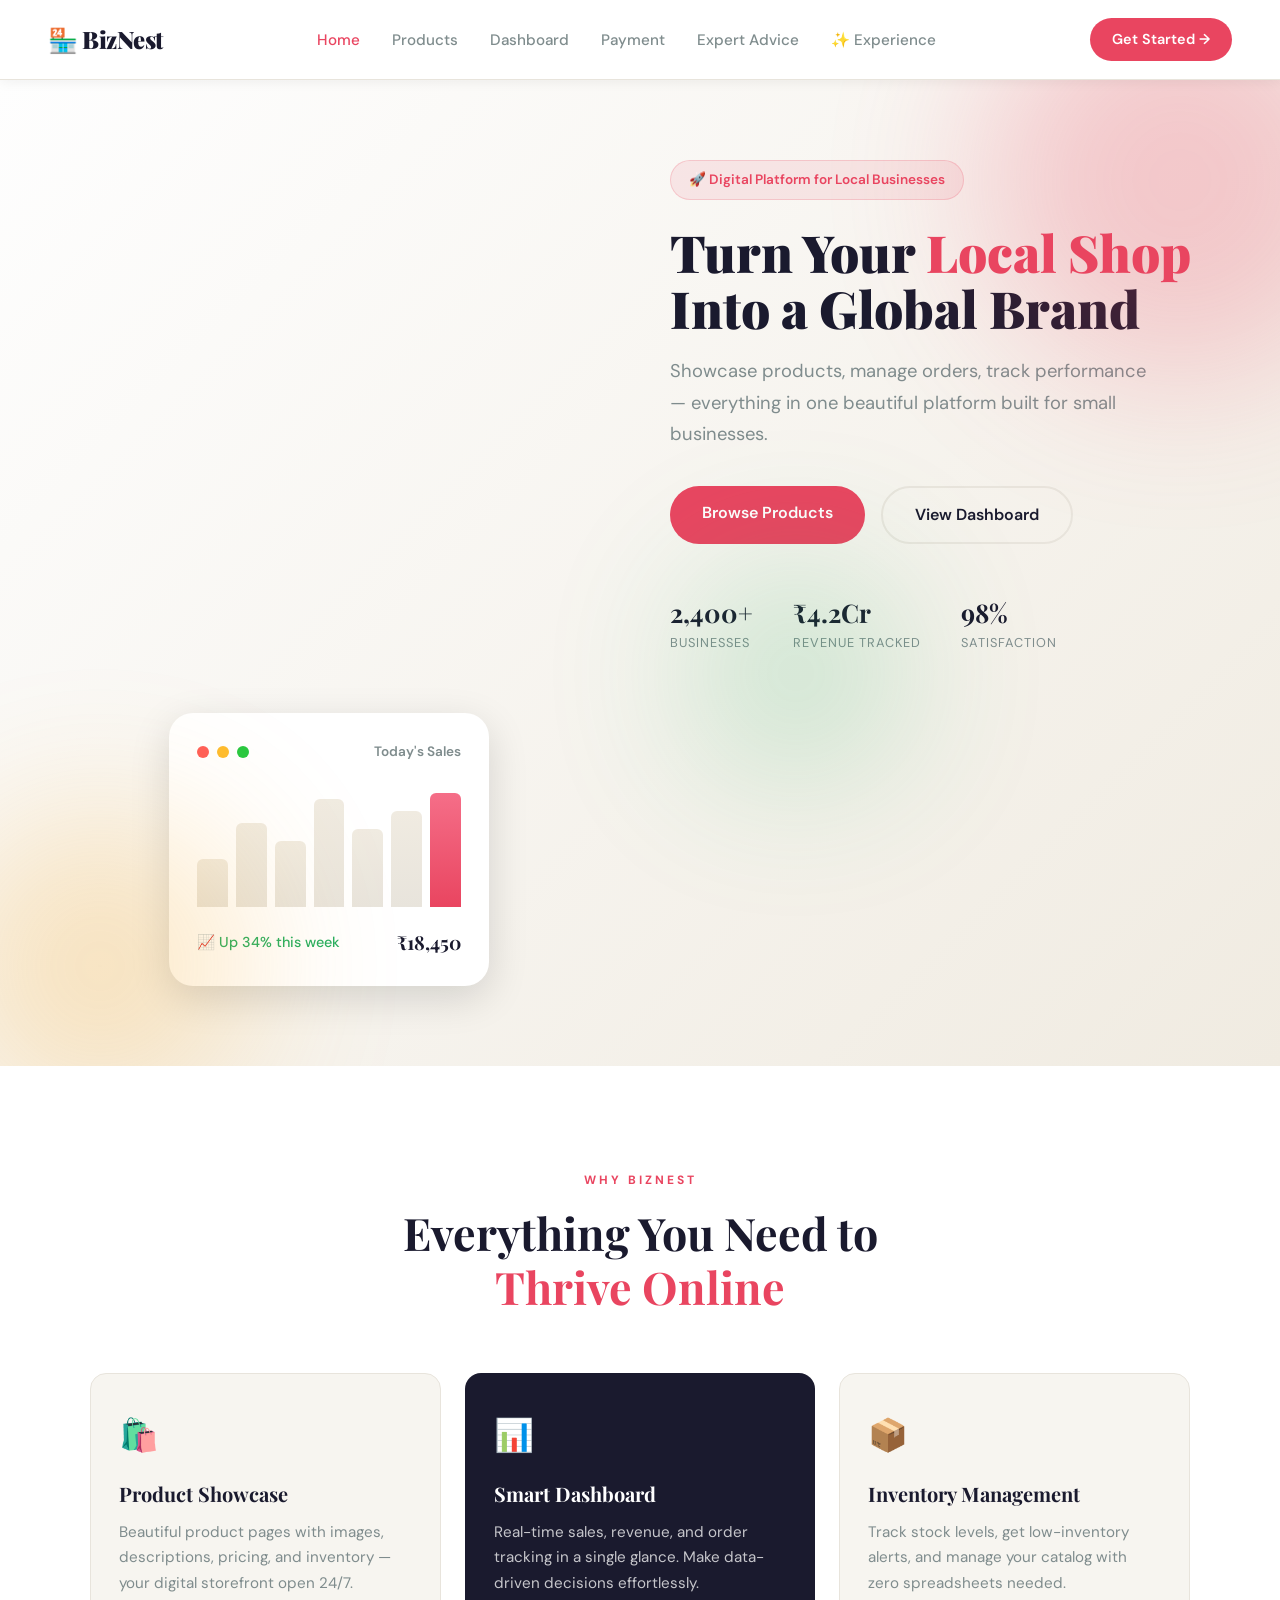
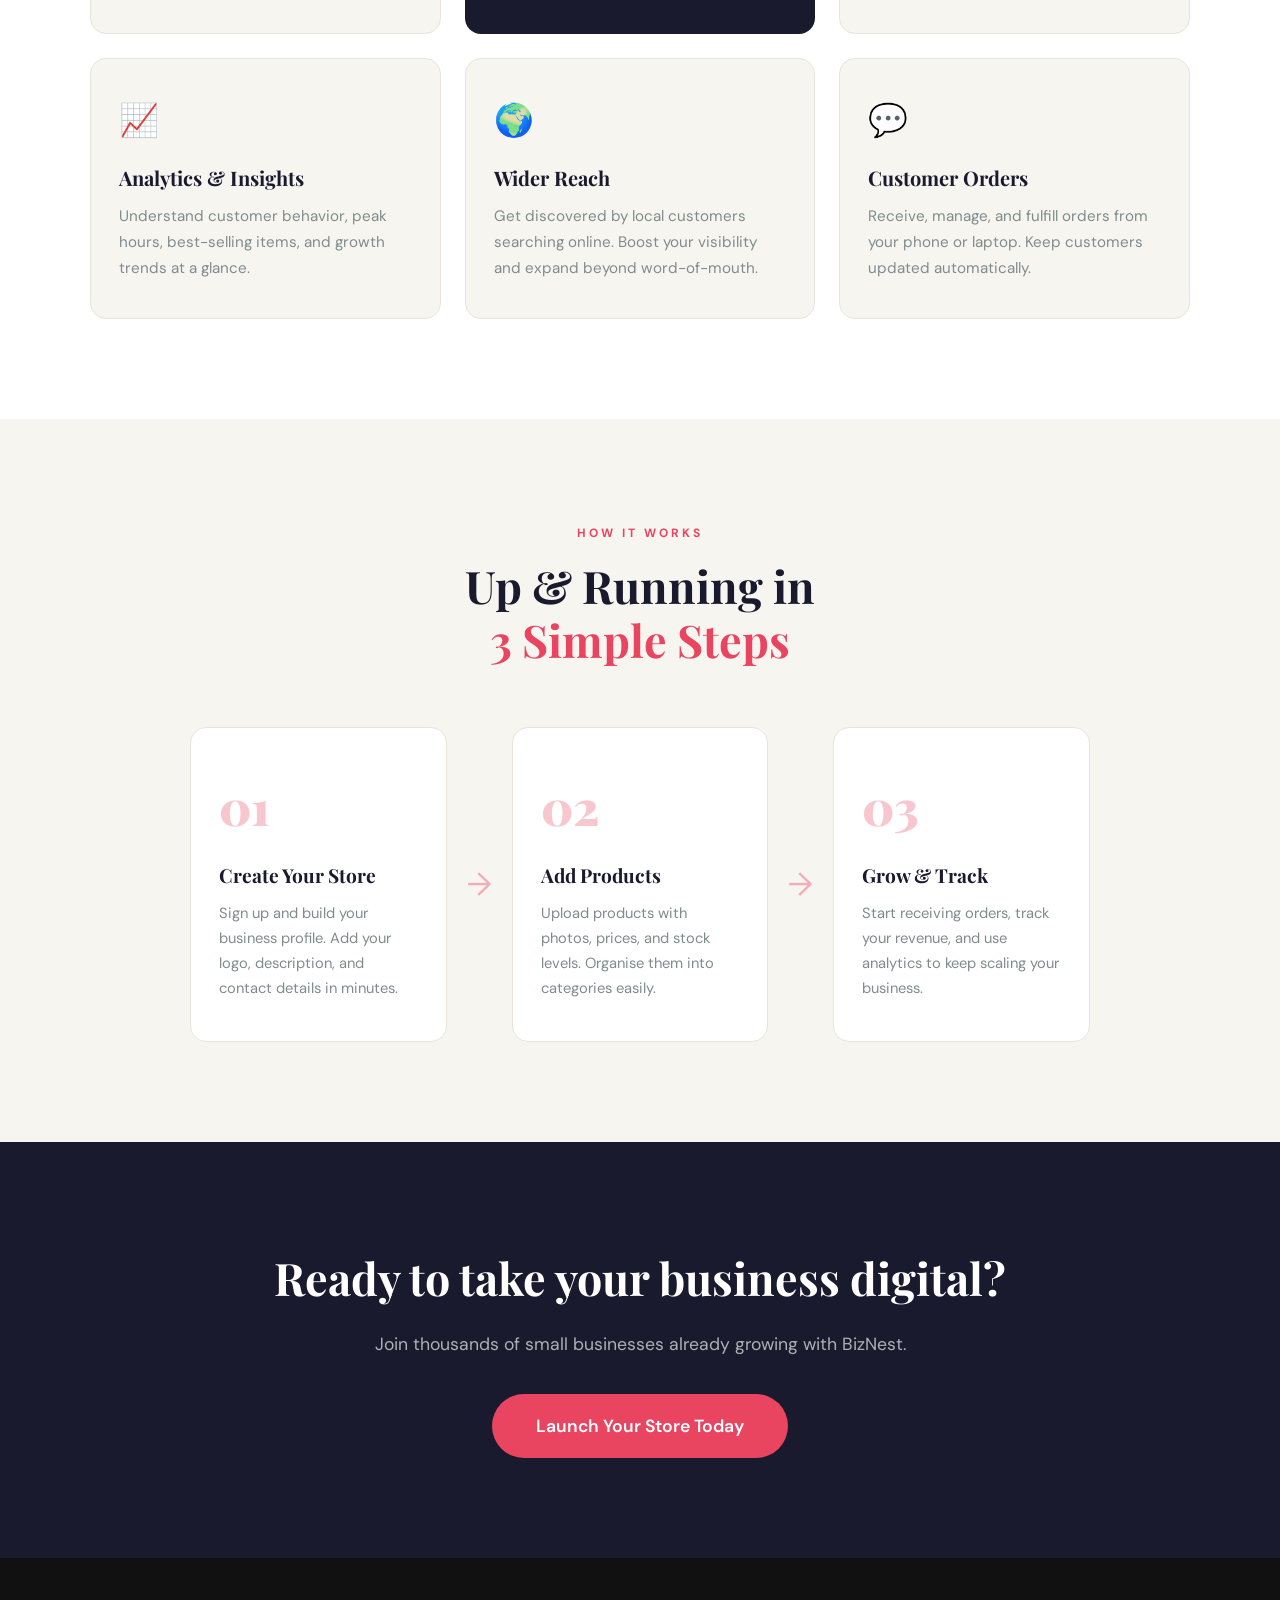
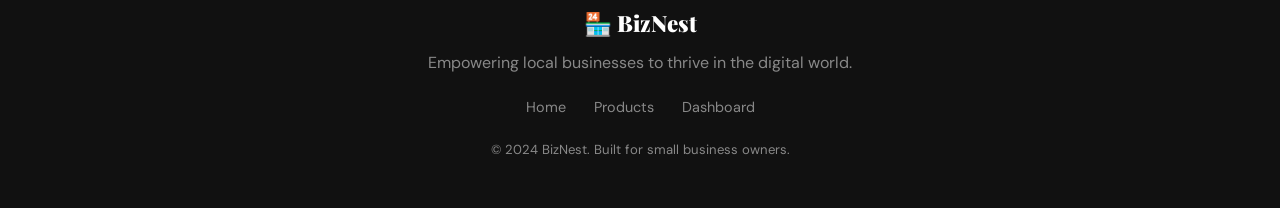
<file: index.html>
<!DOCTYPE html>
<html lang="en">
<head>
  <meta charset="UTF-8" />
  <meta name="viewport" content="width=device-width, initial-scale=1.0"/>
  <title>BizNest — Grow Your Local Business</title>
  <link rel="stylesheet" href="style.css" />
  <link href="https://fonts.googleapis.com/css2?family=Playfair+Display:wght@700;900&family=DM+Sans:wght@300;400;500;600&display=swap" rel="stylesheet"/>
</head>
<body>

  <!-- NAV -->
  <nav class="navbar">
    <div class="nav-brand">🏪 BizNest</div>
    <ul class="nav-links">
      <li><a href="index.html" class="active">Home</a></li>
      <li><a href="products.html">Products</a></li>
      <li><a href="dashboard.html">Dashboard</a></li>
      <li><a href="payment.html">Payment</a></li>
      <li><a href="expert.html">Expert Advice</a></li>
      <li><a href="animations.html">✨ Experience</a></li>
    </ul>
    <a href="dashboard.html" class="btn-nav">Get Started →</a>
  </nav>

  <!-- HERO -->
  <section class="hero">
    <div class="hero-bg-shapes">
      <div class="shape s1"></div>
      <div class="shape s2"></div>
      <div class="shape s3"></div>
    </div>
    <div class="hero-content">
      <span class="hero-tag">🚀 Digital Platform for Local Businesses</span>
      <h1>Turn Your <span class="highlight">Local Shop</span><br/>Into a Global Brand</h1>
      <p>Showcase products, manage orders, track performance — everything in one beautiful platform built for small businesses.</p>
      <div class="hero-actions">
        <a href="products.html" class="btn-primary">Browse Products</a>
        <a href="dashboard.html" class="btn-ghost">View Dashboard</a>
      </div>
      <div class="hero-stats">
        <div class="stat"><strong>2,400+</strong><span>Businesses</span></div>
        <div class="stat"><strong>₹4.2Cr</strong><span>Revenue Tracked</span></div>
        <div class="stat"><strong>98%</strong><span>Satisfaction</span></div>
      </div>
    </div>
    <div class="hero-visual">
      <div class="mockup-card">
        <div class="mockup-header">
          <span class="dot red"></span><span class="dot yellow"></span><span class="dot green"></span>
          <span class="mockup-title">Today's Sales</span>
        </div>
        <div class="mockup-chart">
          <div class="bar" style="height:40%"></div>
          <div class="bar" style="height:70%"></div>
          <div class="bar" style="height:55%"></div>
          <div class="bar" style="height:90%"></div>
          <div class="bar" style="height:65%"></div>
          <div class="bar" style="height:80%"></div>
          <div class="bar active" style="height:95%"></div>
        </div>
        <div class="mockup-footer">
          <span>📈 Up 34% this week</span>
          <strong>₹18,450</strong>
        </div>
      </div>
    </div>
  </section>

  <!-- FEATURES -->
  <section class="features">
    <div class="section-label">WHY BIZNEST</div>
    <h2>Everything You Need to<br/><em>Thrive Online</em></h2>
    <div class="features-grid">
      <div class="feature-card">
        <div class="feature-icon">🛍️</div>
        <h3>Product Showcase</h3>
        <p>Beautiful product pages with images, descriptions, pricing, and inventory — your digital storefront open 24/7.</p>
      </div>
      <div class="feature-card accent">
        <div class="feature-icon">📊</div>
        <h3>Smart Dashboard</h3>
        <p>Real-time sales, revenue, and order tracking in a single glance. Make data-driven decisions effortlessly.</p>
      </div>
      <div class="feature-card">
        <div class="feature-icon">📦</div>
        <h3>Inventory Management</h3>
        <p>Track stock levels, get low-inventory alerts, and manage your catalog with zero spreadsheets needed.</p>
      </div>
      <div class="feature-card">
        <div class="feature-icon">📈</div>
        <h3>Analytics & Insights</h3>
        <p>Understand customer behavior, peak hours, best-selling items, and growth trends at a glance.</p>
      </div>
      <div class="feature-card">
        <div class="feature-icon">🌍</div>
        <h3>Wider Reach</h3>
        <p>Get discovered by local customers searching online. Boost your visibility and expand beyond word-of-mouth.</p>
      </div>
      <div class="feature-card">
        <div class="feature-icon">💬</div>
        <h3>Customer Orders</h3>
        <p>Receive, manage, and fulfill orders from your phone or laptop. Keep customers updated automatically.</p>
      </div>
    </div>
  </section>

  <!-- HOW IT WORKS -->
  <section class="how-it-works">
    <div class="section-label">HOW IT WORKS</div>
    <h2>Up & Running in<br/><em>3 Simple Steps</em></h2>
    <div class="steps">
      <div class="step">
        <div class="step-num">01</div>
        <h3>Create Your Store</h3>
        <p>Sign up and build your business profile. Add your logo, description, and contact details in minutes.</p>
      </div>
      <div class="step-arrow">→</div>
      <div class="step">
        <div class="step-num">02</div>
        <h3>Add Products</h3>
        <p>Upload products with photos, prices, and stock levels. Organise them into categories easily.</p>
      </div>
      <div class="step-arrow">→</div>
      <div class="step">
        <div class="step-num">03</div>
        <h3>Grow & Track</h3>
        <p>Start receiving orders, track your revenue, and use analytics to keep scaling your business.</p>
      </div>
    </div>
  </section>

  <!-- CTA -->
  <section class="cta-section">
    <h2>Ready to take your business digital?</h2>
    <p>Join thousands of small businesses already growing with BizNest.</p>
    <a href="dashboard.html" class="btn-primary large">Launch Your Store Today</a>
  </section>

  <!-- FOOTER -->
  <footer class="footer">
    <div class="footer-brand">🏪 BizNest</div>
    <p>Empowering local businesses to thrive in the digital world.</p>
    <div class="footer-links">
      <a href="index.html">Home</a>
      <a href="products.html">Products</a>
      <a href="dashboard.html">Dashboard</a>
    </div>
    <p class="footer-copy">© 2024 BizNest. Built for small business owners.</p>
  </footer>

  <script src="app.js"></script>
  <script src="animations.js"></script>
</body>
</html>
</file>
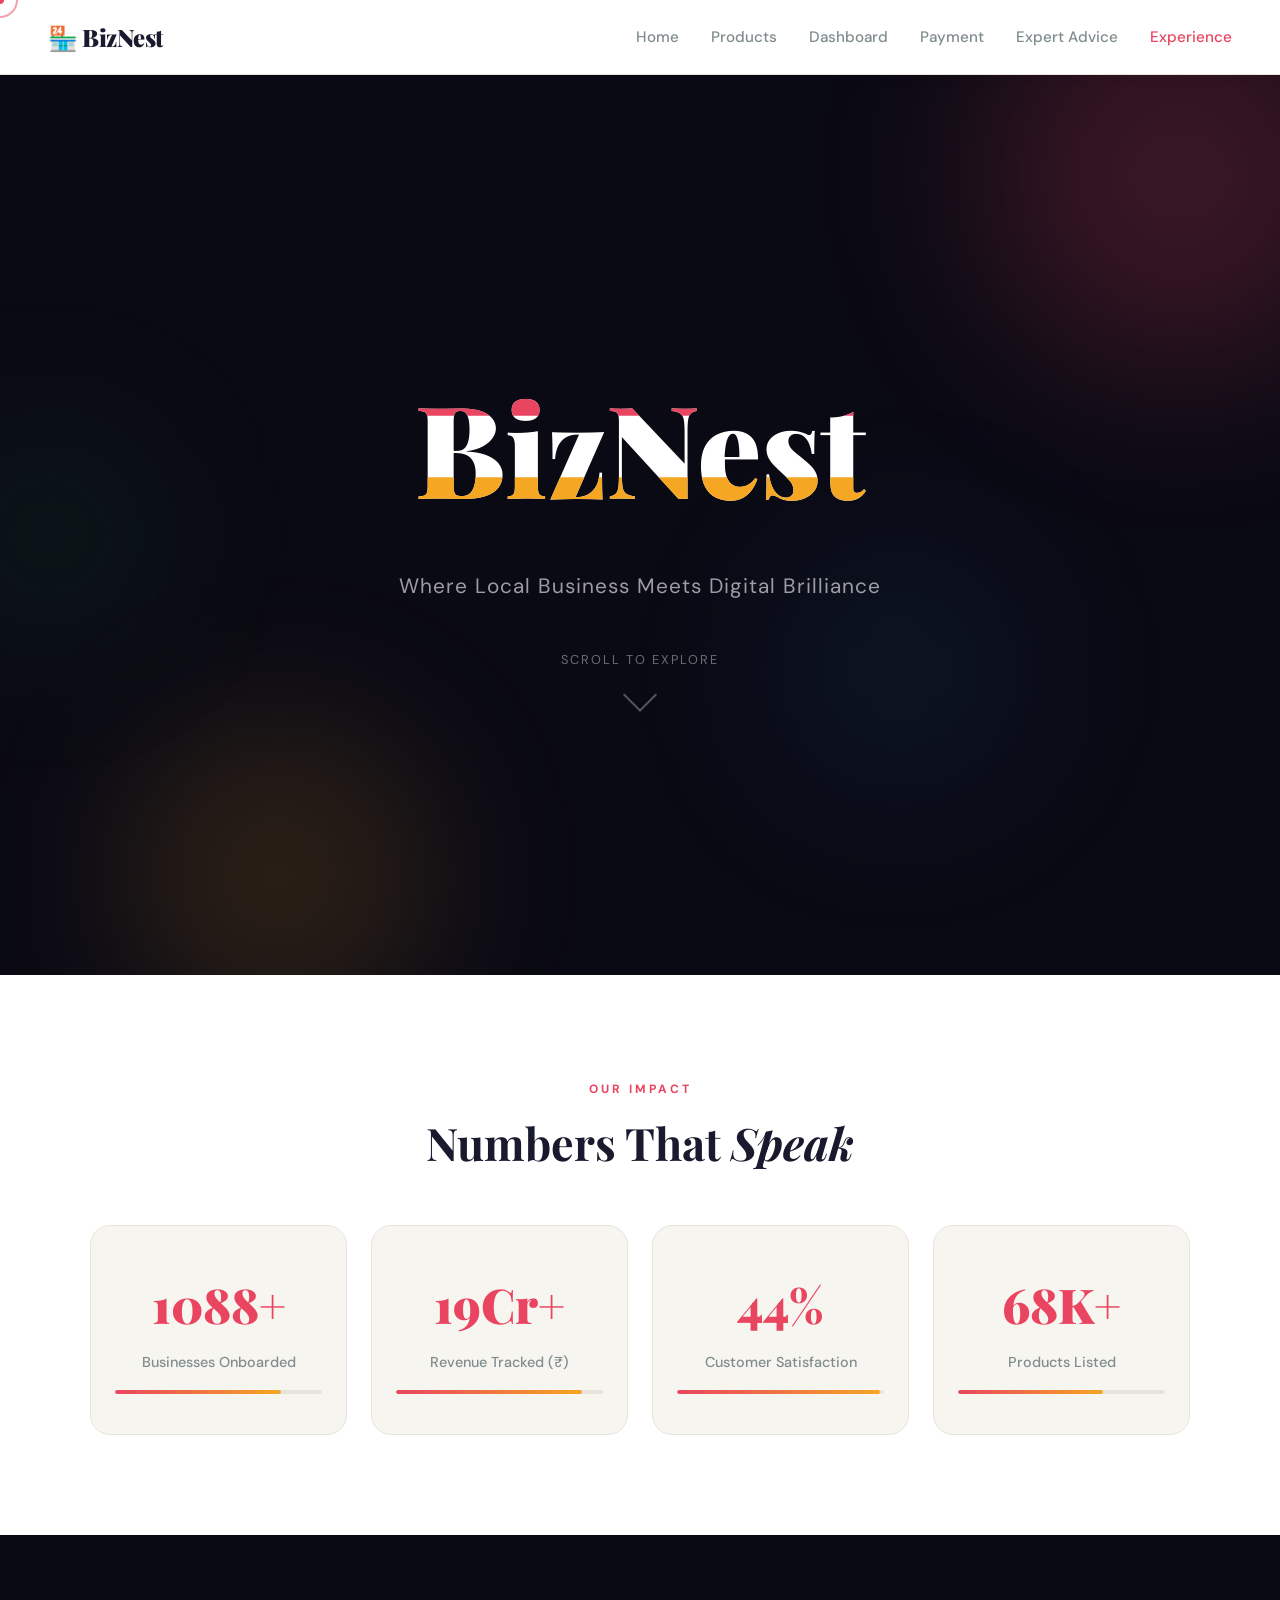
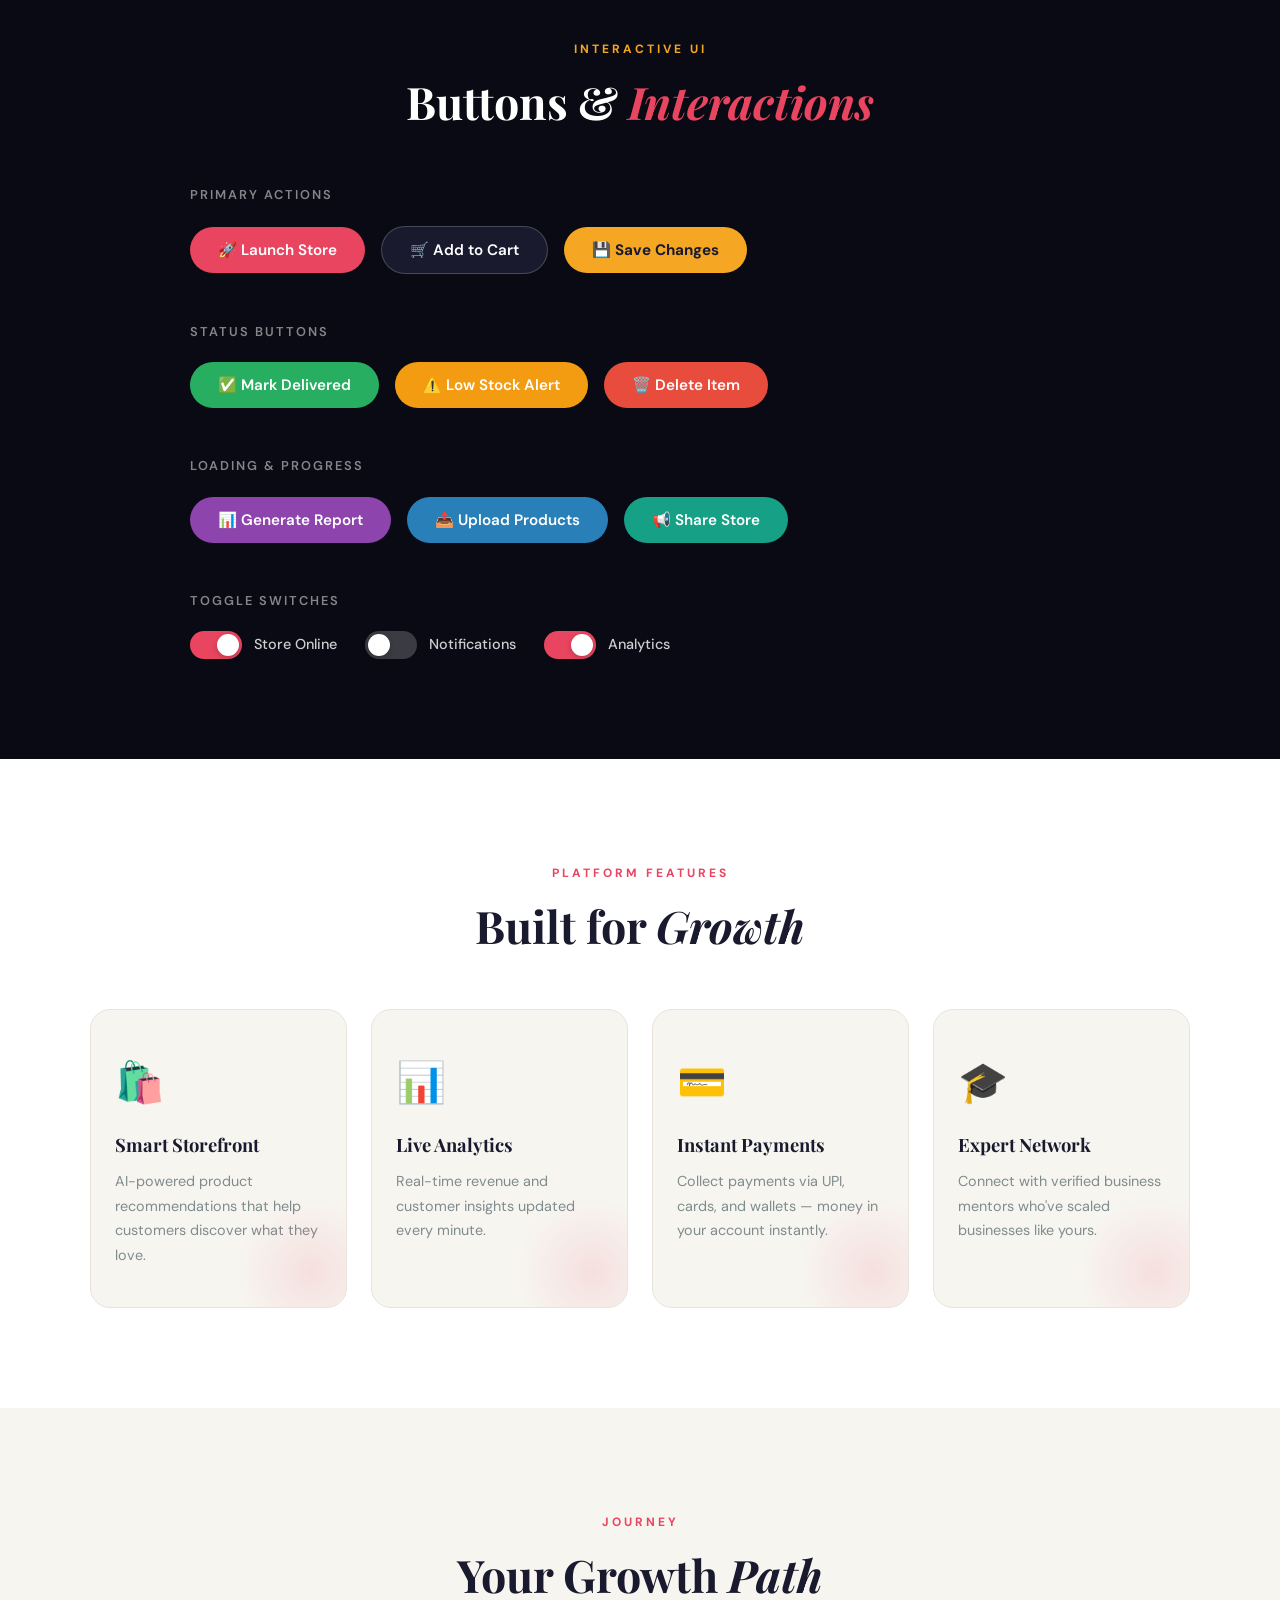
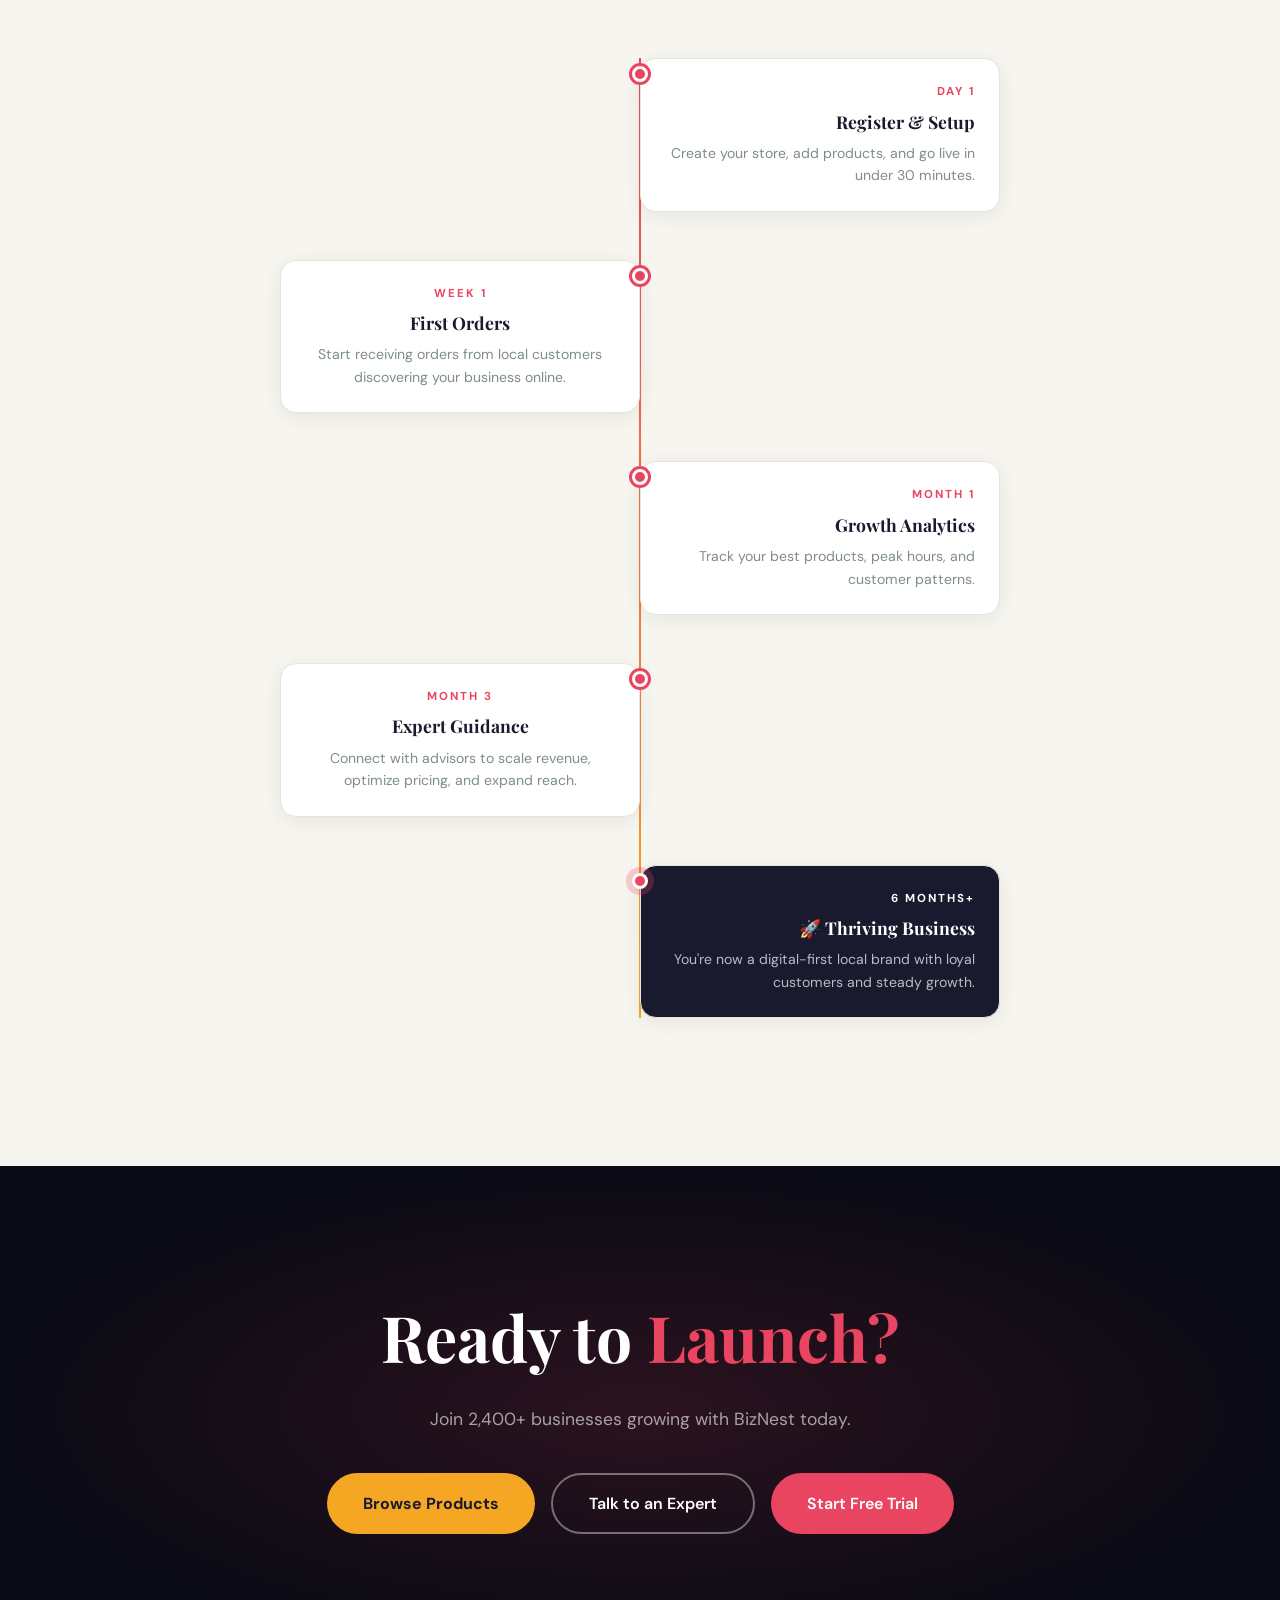
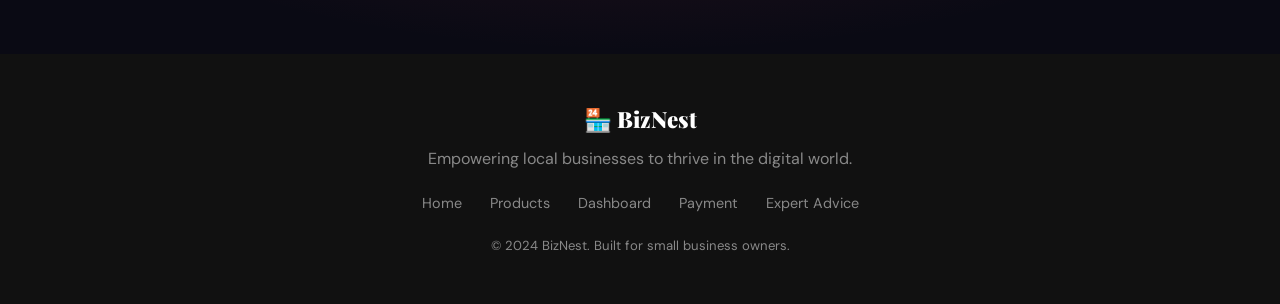
<file: animations.html>
<!DOCTYPE html>
<html lang="en">
<head>
  <meta charset="UTF-8"/>
  <meta name="viewport" content="width=device-width, initial-scale=1.0"/>
  <title>BizNest — Experience</title>
  <link rel="stylesheet" href="style.css"/>
  <link rel="stylesheet" href="animations.css"/>
  <link href="https://fonts.googleapis.com/css2?family=Playfair+Display:wght@700;900&family=DM+Sans:wght@300;400;500;600&display=swap" rel="stylesheet"/>
</head>
<body class="anim-body">

  <!-- PARTICLE CANVAS -->
  <canvas id="particleCanvas"></canvas>

  <!-- CURSOR FOLLOWER -->
  <div class="cursor-dot" id="cursorDot"></div>
  <div class="cursor-ring" id="cursorRing"></div>

  <!-- NAV -->
  <nav class="navbar anim-nav">
    <div class="nav-brand">🏪 BizNest</div>
    <ul class="nav-links">
      <li><a href="index.html">Home</a></li>
      <li><a href="products.html">Products</a></li>
      <li><a href="dashboard.html">Dashboard</a></li>
      <li><a href="payment.html">Payment</a></li>
      <li><a href="expert.html">Expert Advice</a></li>
      <li><a href="animations.html" class="active">Experience</a></li>
    </ul>
  </nav>

  <!-- HERO SPLASH -->
  <section class="anim-hero">
    <div class="anim-hero-inner">
      <div class="glitch-wrap">
        <h1 class="glitch" data-text="BizNest">BizNest</h1>
      </div>
      <p class="anim-sub reveal-text">Where Local Business Meets Digital Brilliance</p>
      <div class="scroll-cta">
        <span>Scroll to explore</span>
        <div class="scroll-arrow"></div>
      </div>
    </div>
    <!-- Floating orbs -->
    <div class="orb orb1"></div>
    <div class="orb orb2"></div>
    <div class="orb orb3"></div>
    <div class="orb orb4"></div>
  </section>

  <!-- COUNTER SECTION -->
  <section class="counter-section reveal-section">
    <div class="section-label">OUR IMPACT</div>
    <h2 class="section-title">Numbers That <em>Speak</em></h2>
    <div class="counters-grid">
      <div class="counter-card" data-target="2400" data-suffix="+">
        <div class="counter-num" id="c1">0</div>
        <div class="counter-label">Businesses Onboarded</div>
        <div class="counter-bar"><div class="counter-fill" style="width:80%"></div></div>
      </div>
      <div class="counter-card" data-target="42" data-suffix="Cr+">
        <div class="counter-num" id="c2">0</div>
        <div class="counter-label">Revenue Tracked (₹)</div>
        <div class="counter-bar"><div class="counter-fill" style="width:90%"></div></div>
      </div>
      <div class="counter-card" data-target="98" data-suffix="%">
        <div class="counter-num" id="c3">0</div>
        <div class="counter-label">Customer Satisfaction</div>
        <div class="counter-bar"><div class="counter-fill" style="width:98%"></div></div>
      </div>
      <div class="counter-card" data-target="150" data-suffix="K+">
        <div class="counter-num" id="c4">0</div>
        <div class="counter-label">Products Listed</div>
        <div class="counter-bar"><div class="counter-fill" style="width:70%"></div></div>
      </div>
    </div>
  </section>

  <!-- INTERACTIVE BUTTONS SHOWCASE -->
  <section class="buttons-section reveal-section">
    <div class="section-label">INTERACTIVE UI</div>
    <h2 class="section-title">Buttons & <em>Interactions</em></h2>
    <div class="buttons-showcase">

      <div class="btn-demo-group">
        <h3>Primary Actions</h3>
        <div class="btn-row">
          <button class="ibtn ibtn-pulse" onclick="btnFeedback(this,'Launching!')">🚀 Launch Store</button>
          <button class="ibtn ibtn-ripple" onclick="btnFeedback(this,'Added!')">🛒 Add to Cart</button>
          <button class="ibtn ibtn-glow" onclick="btnFeedback(this,'Saved!')">💾 Save Changes</button>
        </div>
      </div>

      <div class="btn-demo-group">
        <h3>Status Buttons</h3>
        <div class="btn-row">
          <button class="ibtn ibtn-success" onclick="toggleSuccess(this)">✅ Mark Delivered</button>
          <button class="ibtn ibtn-warning" onclick="toggleWarning(this)">⚠️ Low Stock Alert</button>
          <button class="ibtn ibtn-danger" onclick="toggleDanger(this)">🗑️ Delete Item</button>
        </div>
      </div>

      <div class="btn-demo-group">
        <h3>Loading & Progress</h3>
        <div class="btn-row">
          <button class="ibtn ibtn-loader" onclick="triggerLoader(this)">📊 Generate Report</button>
          <button class="ibtn ibtn-progress" onclick="triggerProgress(this)">📤 Upload Products</button>
          <button class="ibtn ibtn-bounce" onclick="btnFeedback(this,'Shared!')">📢 Share Store</button>
        </div>
      </div>

      <div class="btn-demo-group">
        <h3>Toggle Switches</h3>
        <div class="btn-row toggles-row">
          <label class="toggle-wrap">
            <input type="checkbox" checked onchange="toggleFeedback(this,'Store Online')"/>
            <span class="toggle-track"></span>
            <span class="toggle-label">Store Online</span>
          </label>
          <label class="toggle-wrap">
            <input type="checkbox" onchange="toggleFeedback(this,'Notifications')"/>
            <span class="toggle-track"></span>
            <span class="toggle-label">Notifications</span>
          </label>
          <label class="toggle-wrap">
            <input type="checkbox" checked onchange="toggleFeedback(this,'Analytics')"/>
            <span class="toggle-track"></span>
            <span class="toggle-label">Analytics</span>
          </label>
        </div>
      </div>

    </div>
  </section>

  <!-- FEATURE CARDS (SCROLL REVEAL) -->
  <section class="feature-anim-section reveal-section">
    <div class="section-label">PLATFORM FEATURES</div>
    <h2 class="section-title">Built for <em>Growth</em></h2>
    <div class="feature-anim-grid">
      <div class="fanim-card" style="--delay:0s">
        <div class="fanim-icon">🛍️</div>
        <h3>Smart Storefront</h3>
        <p>AI-powered product recommendations that help customers discover what they love.</p>
        <div class="fanim-glow"></div>
      </div>
      <div class="fanim-card" style="--delay:0.1s">
        <div class="fanim-icon">📊</div>
        <h3>Live Analytics</h3>
        <p>Real-time revenue and customer insights updated every minute.</p>
        <div class="fanim-glow"></div>
      </div>
      <div class="fanim-card" style="--delay:0.2s">
        <div class="fanim-icon">💳</div>
        <h3>Instant Payments</h3>
        <p>Collect payments via UPI, cards, and wallets — money in your account instantly.</p>
        <div class="fanim-glow"></div>
      </div>
      <div class="fanim-card" style="--delay:0.3s">
        <div class="fanim-icon">🎓</div>
        <h3>Expert Network</h3>
        <p>Connect with verified business mentors who've scaled businesses like yours.</p>
        <div class="fanim-glow"></div>
      </div>
    </div>
  </section>

  <!-- TIMELINE -->
  <section class="timeline-section reveal-section">
    <div class="section-label">JOURNEY</div>
    <h2 class="section-title">Your Growth <em>Path</em></h2>
    <div class="timeline">
      <div class="tl-item left">
        <div class="tl-dot"></div>
        <div class="tl-card">
          <span class="tl-step">Day 1</span>
          <h3>Register & Setup</h3>
          <p>Create your store, add products, and go live in under 30 minutes.</p>
        </div>
      </div>
      <div class="tl-item right">
        <div class="tl-dot"></div>
        <div class="tl-card">
          <span class="tl-step">Week 1</span>
          <h3>First Orders</h3>
          <p>Start receiving orders from local customers discovering your business online.</p>
        </div>
      </div>
      <div class="tl-item left">
        <div class="tl-dot"></div>
        <div class="tl-card">
          <span class="tl-step">Month 1</span>
          <h3>Growth Analytics</h3>
          <p>Track your best products, peak hours, and customer patterns.</p>
        </div>
      </div>
      <div class="tl-item right">
        <div class="tl-dot"></div>
        <div class="tl-card">
          <span class="tl-step">Month 3</span>
          <h3>Expert Guidance</h3>
          <p>Connect with advisors to scale revenue, optimize pricing, and expand reach.</p>
        </div>
      </div>
      <div class="tl-item left">
        <div class="tl-dot active"></div>
        <div class="tl-card accent-card">
          <span class="tl-step">6 Months+</span>
          <h3>🚀 Thriving Business</h3>
          <p>You're now a digital-first local brand with loyal customers and steady growth.</p>
        </div>
      </div>
    </div>
  </section>

  <!-- CTA ANIMATED -->
  <section class="anim-cta">
    <div class="anim-cta-bg"></div>
    <div class="anim-cta-content">
      <h2>Ready to <span class="anim-word" id="animWord">Launch?</span></h2>
      <p>Join 2,400+ businesses growing with BizNest today.</p>
      <div class="cta-buttons">
        <a href="products.html" class="ibtn ibtn-glow large">Browse Products</a>
        <a href="expert.html" class="ibtn ibtn-outline large">Talk to an Expert</a>
        <a href="payment.html" class="ibtn ibtn-pulse large">Start Free Trial</a>
      </div>
    </div>
  </section>

  <footer class="footer">
    <div class="footer-brand">🏪 BizNest</div>
    <p>Empowering local businesses to thrive in the digital world.</p>
    <div class="footer-links">
      <a href="index.html">Home</a>
      <a href="products.html">Products</a>
      <a href="dashboard.html">Dashboard</a>
      <a href="payment.html">Payment</a>
      <a href="expert.html">Expert Advice</a>
    </div>
    <p class="footer-copy">© 2024 BizNest. Built for small business owners.</p>
  </footer>

  <div class="toast" id="toast"></div>
  <script src="app.js"></script>
  <script src="animations.js"></script>
</body>
</html>
</file>
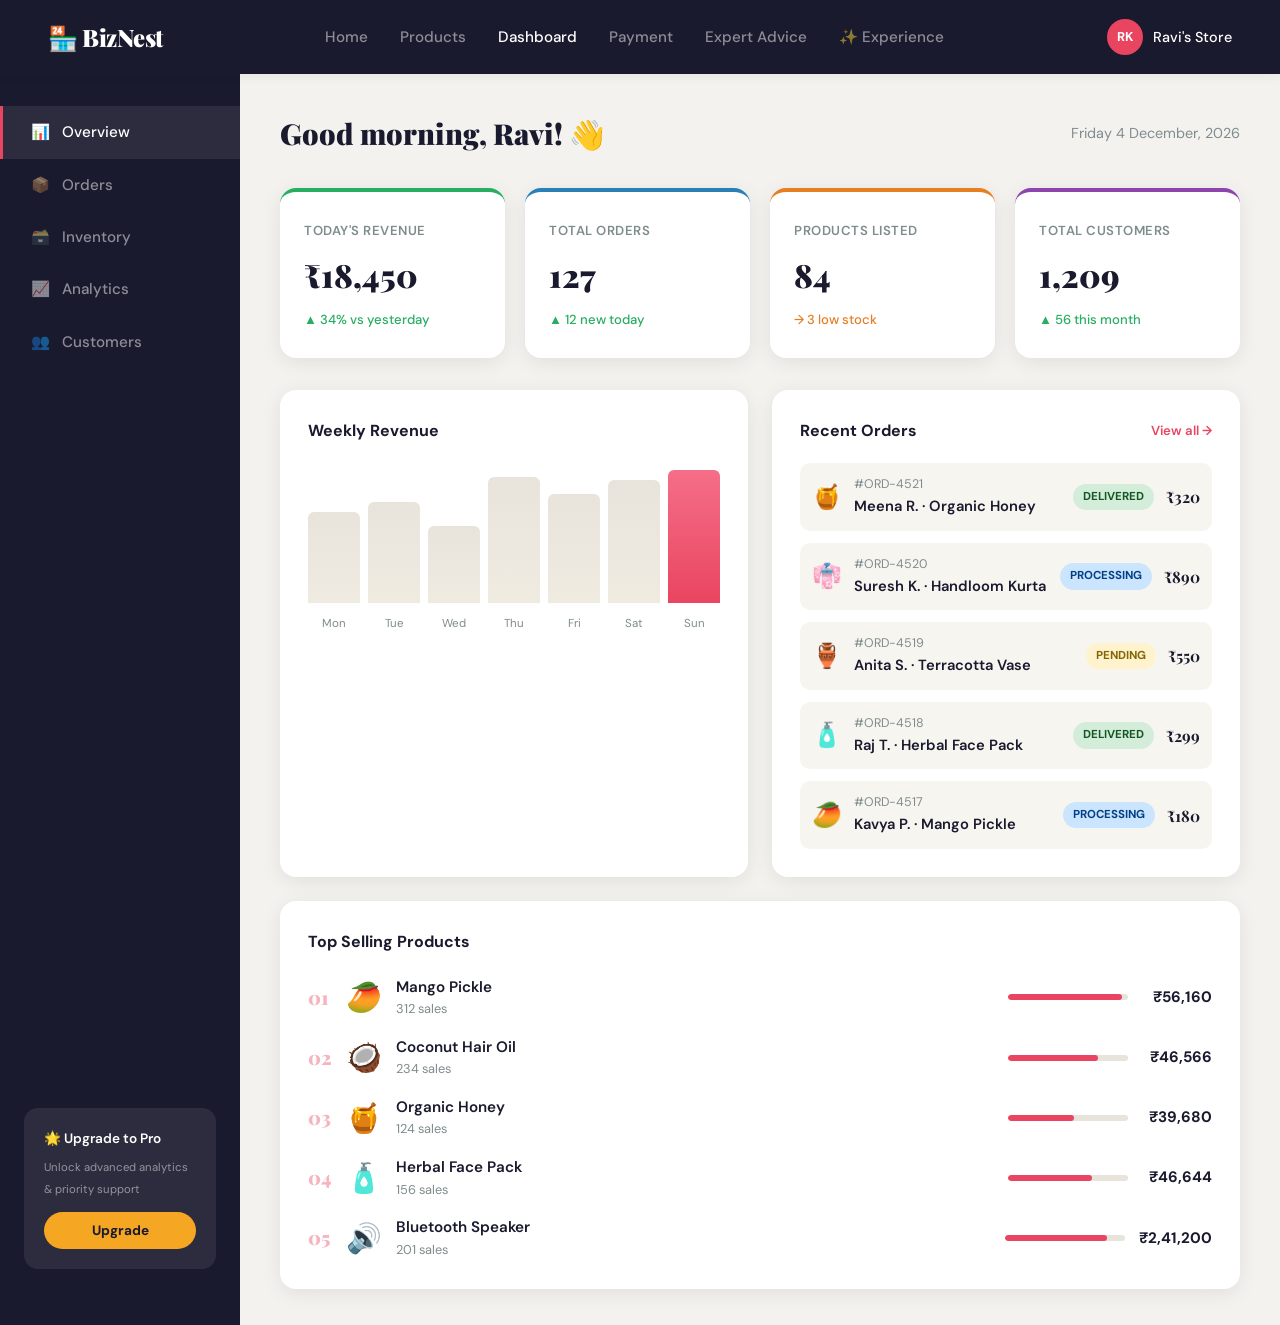
<file: dashboard.html>
<!DOCTYPE html>
<html lang="en">
<head>
  <meta charset="UTF-8" />
  <meta name="viewport" content="width=device-width, initial-scale=1.0"/>
  <title>Dashboard — BizNest</title>
  <link rel="stylesheet" href="style.css" />
  <link href="https://fonts.googleapis.com/css2?family=Playfair+Display:wght@700;900&family=DM+Sans:wght@300;400;500;600&display=swap" rel="stylesheet"/>
</head>
<body class="dashboard-body">

  <nav class="navbar dashboard-nav">
    <div class="nav-brand">🏪 BizNest</div>
    <ul class="nav-links">
      <li><a href="index.html">Home</a></li>
      <li><a href="products.html">Products</a></li>
      <li><a href="dashboard.html" class="active">Dashboard</a></li>
      <li><a href="payment.html">Payment</a></li>
      <li><a href="expert.html">Expert Advice</a></li>
      <li><a href="animations.html">✨ Experience</a></li>
    </ul>
    <div class="nav-user">
      <span class="user-avatar">RK</span>
      <span>Ravi's Store</span>
    </div>
  </nav>

  <div class="dashboard-layout">

    <!-- SIDEBAR -->
    <aside class="dash-sidebar">
      <nav class="dash-nav">
        <a href="#overview" class="dash-link active" onclick="showSection('overview',this)">
          <span>📊</span> Overview
        </a>
        <a href="#orders" class="dash-link" onclick="showSection('orders',this)">
          <span>📦</span> Orders
        </a>
        <a href="#inventory" class="dash-link" onclick="showSection('inventory',this)">
          <span>🗃️</span> Inventory
        </a>
        <a href="#analytics" class="dash-link" onclick="showSection('analytics',this)">
          <span>📈</span> Analytics
        </a>
        <a href="#customers" class="dash-link" onclick="showSection('customers',this)">
          <span>👥</span> Customers
        </a>
      </nav>
      <div class="sidebar-promo">
        <p>🌟 Upgrade to Pro</p>
        <small>Unlock advanced analytics & priority support</small>
        <button class="btn-promo">Upgrade</button>
      </div>
    </aside>

    <!-- MAIN -->
    <main class="dash-main">

      <!-- OVERVIEW SECTION -->
      <div id="section-overview" class="dash-section active">
        <div class="dash-header">
          <h2>Good morning, Ravi! 👋</h2>
          <span class="dash-date" id="dashDate"></span>
        </div>

        <!-- KPI CARDS -->
        <div class="kpi-grid">
          <div class="kpi-card green">
            <div class="kpi-label">Today's Revenue</div>
            <div class="kpi-value">₹18,450</div>
            <div class="kpi-change positive">▲ 34% vs yesterday</div>
          </div>
          <div class="kpi-card blue">
            <div class="kpi-label">Total Orders</div>
            <div class="kpi-value">127</div>
            <div class="kpi-change positive">▲ 12 new today</div>
          </div>
          <div class="kpi-card orange">
            <div class="kpi-label">Products Listed</div>
            <div class="kpi-value">84</div>
            <div class="kpi-change neutral">→ 3 low stock</div>
          </div>
          <div class="kpi-card purple">
            <div class="kpi-label">Total Customers</div>
            <div class="kpi-value">1,209</div>
            <div class="kpi-change positive">▲ 56 this month</div>
          </div>
        </div>

        <!-- CHART + ORDERS -->
        <div class="dash-row">
          <div class="chart-card">
            <div class="card-title">Weekly Revenue</div>
            <div class="chart-area" id="revenueChart"></div>
            <div class="chart-labels">
              <span>Mon</span><span>Tue</span><span>Wed</span><span>Thu</span><span>Fri</span><span>Sat</span><span>Sun</span>
            </div>
          </div>

          <div class="recent-orders-card">
            <div class="card-title">Recent Orders <a href="#" onclick="showSection('orders', document.querySelector('[onclick*=orders]'))">View all →</a></div>
            <div class="orders-list" id="recentOrders"></div>
          </div>
        </div>

        <!-- TOP PRODUCTS -->
        <div class="top-products-card">
          <div class="card-title">Top Selling Products</div>
          <div class="top-products-list" id="topProducts"></div>
        </div>
      </div>

      <!-- ORDERS SECTION -->
      <div id="section-orders" class="dash-section">
        <div class="dash-header">
          <h2>📦 Orders</h2>
          <span class="dash-date">Manage all incoming orders</span>
        </div>
        <div class="orders-filter">
          <button class="filter-btn active" onclick="filterOrders('all',this)">All</button>
          <button class="filter-btn" onclick="filterOrders('pending',this)">Pending</button>
          <button class="filter-btn" onclick="filterOrders('processing',this)">Processing</button>
          <button class="filter-btn" onclick="filterOrders('delivered',this)">Delivered</button>
        </div>
        <div class="orders-table-wrap">
          <table class="orders-table" id="ordersTable">
            <thead>
              <tr>
                <th>Order ID</th><th>Customer</th><th>Product</th><th>Amount</th><th>Status</th><th>Action</th>
              </tr>
            </thead>
            <tbody id="ordersTableBody"></tbody>
          </table>
        </div>
      </div>

      <!-- INVENTORY SECTION -->
      <div id="section-inventory" class="dash-section">
        <div class="dash-header">
          <h2>🗃️ Inventory</h2>
          <button class="btn-primary small" onclick="showAddProduct()">+ Add Product</button>
        </div>
        <div class="inventory-grid" id="inventoryGrid"></div>

        <!-- ADD PRODUCT MODAL -->
        <div class="modal-overlay" id="addProductModal">
          <div class="modal">
            <div class="modal-header">
              <h3>Add New Product</h3>
              <button onclick="closeModal()">✕</button>
            </div>
            <div class="modal-body">
              <label>Product Name</label>
              <input type="text" id="newProductName" placeholder="e.g. Organic Honey"/>
              <label>Category</label>
              <select id="newProductCat">
                <option>Food</option><option>Fashion</option><option>Crafts</option>
                <option>Electronics</option><option>Beauty</option>
              </select>
              <label>Price (₹)</label>
              <input type="number" id="newProductPrice" placeholder="299"/>
              <label>Stock Quantity</label>
              <input type="number" id="newProductStock" placeholder="50"/>
              <label>Description</label>
              <textarea id="newProductDesc" placeholder="Short product description..."></textarea>
            </div>
            <div class="modal-footer">
              <button class="btn-ghost" onclick="closeModal()">Cancel</button>
              <button class="btn-primary" onclick="addProduct()">Add Product</button>
            </div>
          </div>
        </div>
      </div>

      <!-- ANALYTICS SECTION -->
      <div id="section-analytics" class="dash-section">
        <div class="dash-header">
          <h2>📈 Analytics</h2>
          <span class="dash-date">Last 30 days performance</span>
        </div>
        <div class="analytics-grid">
          <div class="analytics-card">
            <div class="card-title">Revenue Trend (30 Days)</div>
            <div class="analytics-chart" id="analyticsChart"></div>
          </div>
          <div class="analytics-card small">
            <div class="card-title">Sales by Category</div>
            <div class="donut-chart" id="donutChart"></div>
            <div class="donut-legend" id="donutLegend"></div>
          </div>
          <div class="analytics-card small">
            <div class="card-title">Customer Growth</div>
            <div class="analytics-stats">
              <div class="astat"><strong>1,209</strong><span>Total Customers</span></div>
              <div class="astat green"><strong>+56</strong><span>This Month</span></div>
              <div class="astat blue"><strong>4.7/5</strong><span>Avg Rating</span></div>
              <div class="astat orange"><strong>68%</strong><span>Repeat Buyers</span></div>
            </div>
          </div>
          <div class="analytics-card">
            <div class="card-title">Top Performing Days</div>
            <div class="heatmap" id="heatmap"></div>
          </div>
        </div>
      </div>

      <!-- CUSTOMERS SECTION -->
      <div id="section-customers" class="dash-section">
        <div class="dash-header">
          <h2>👥 Customers</h2>
          <span class="dash-date">Your customer base</span>
        </div>
        <div class="customers-grid" id="customersGrid"></div>
      </div>

    </main>
  </div>

  <div class="toast" id="toast"></div>

  <script src="app.js"></script>
  <script src="animations.js"></script>
</body>
</html>
</file>
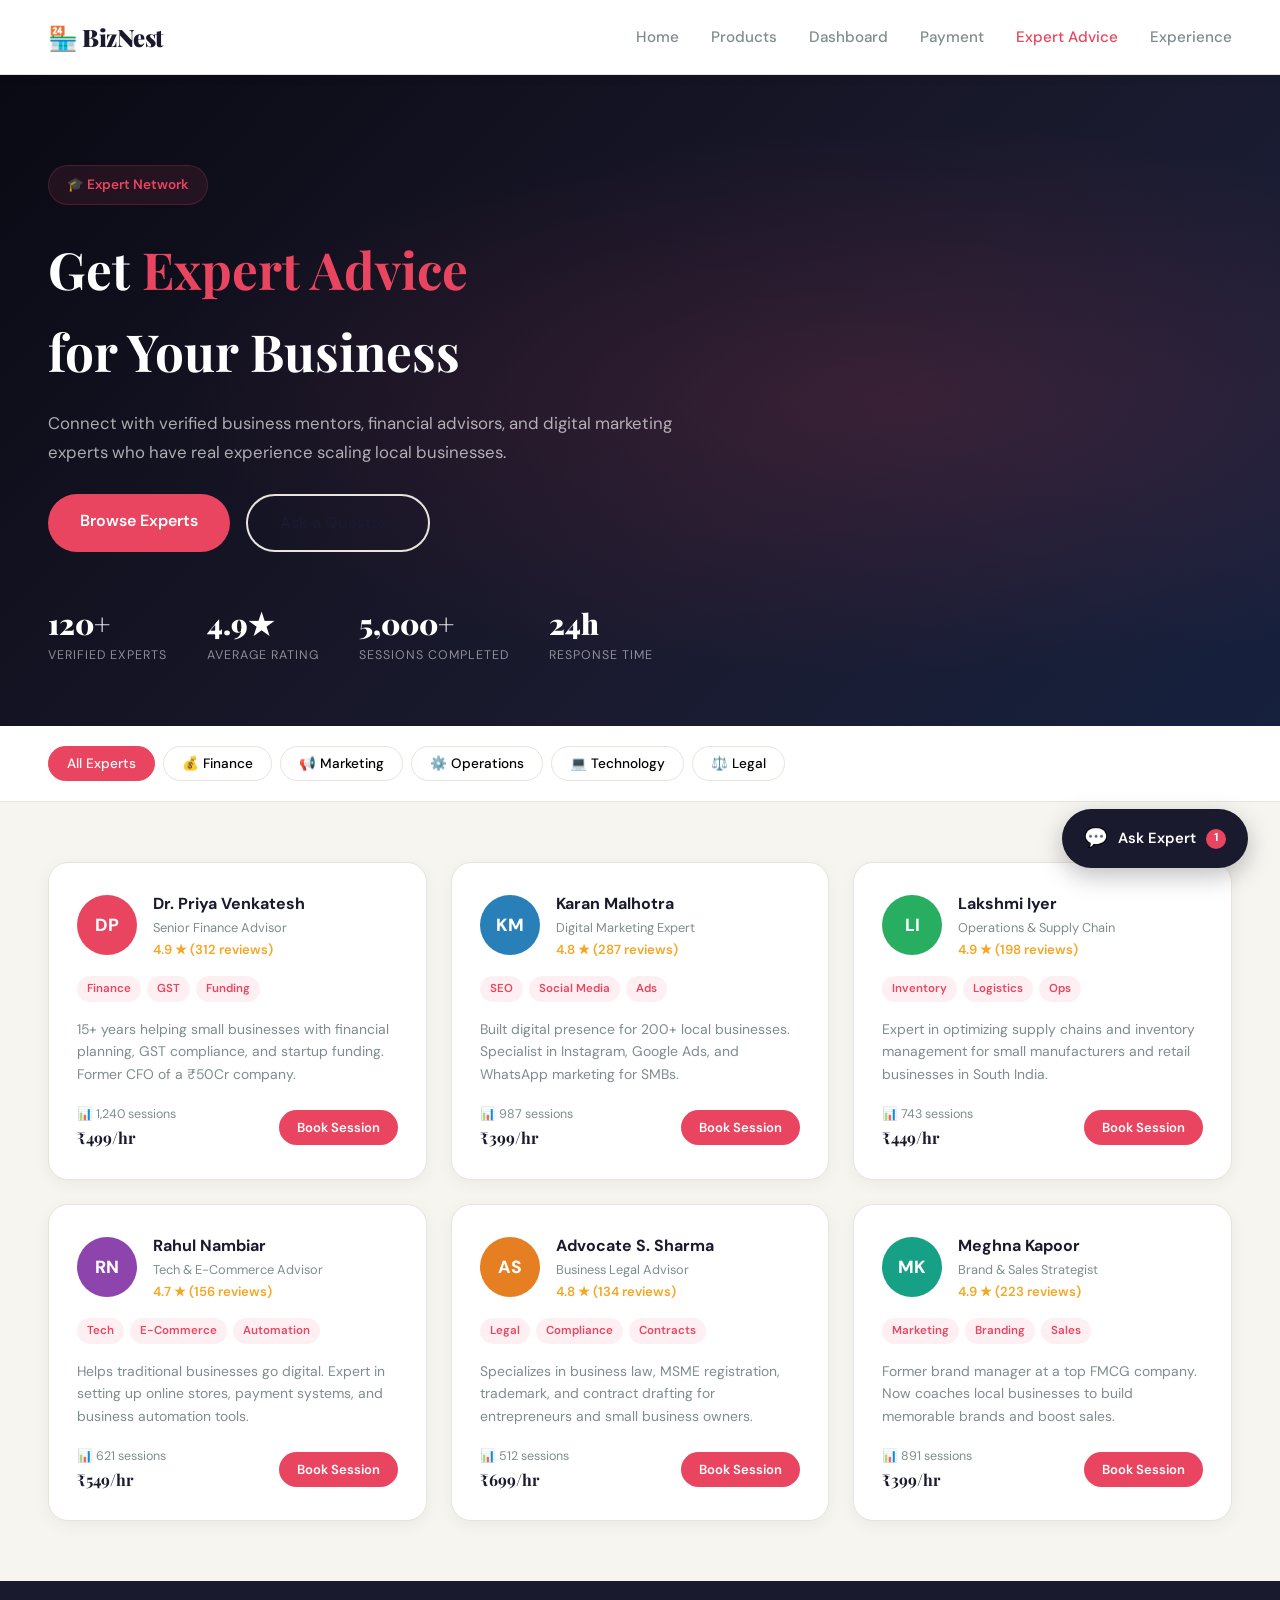
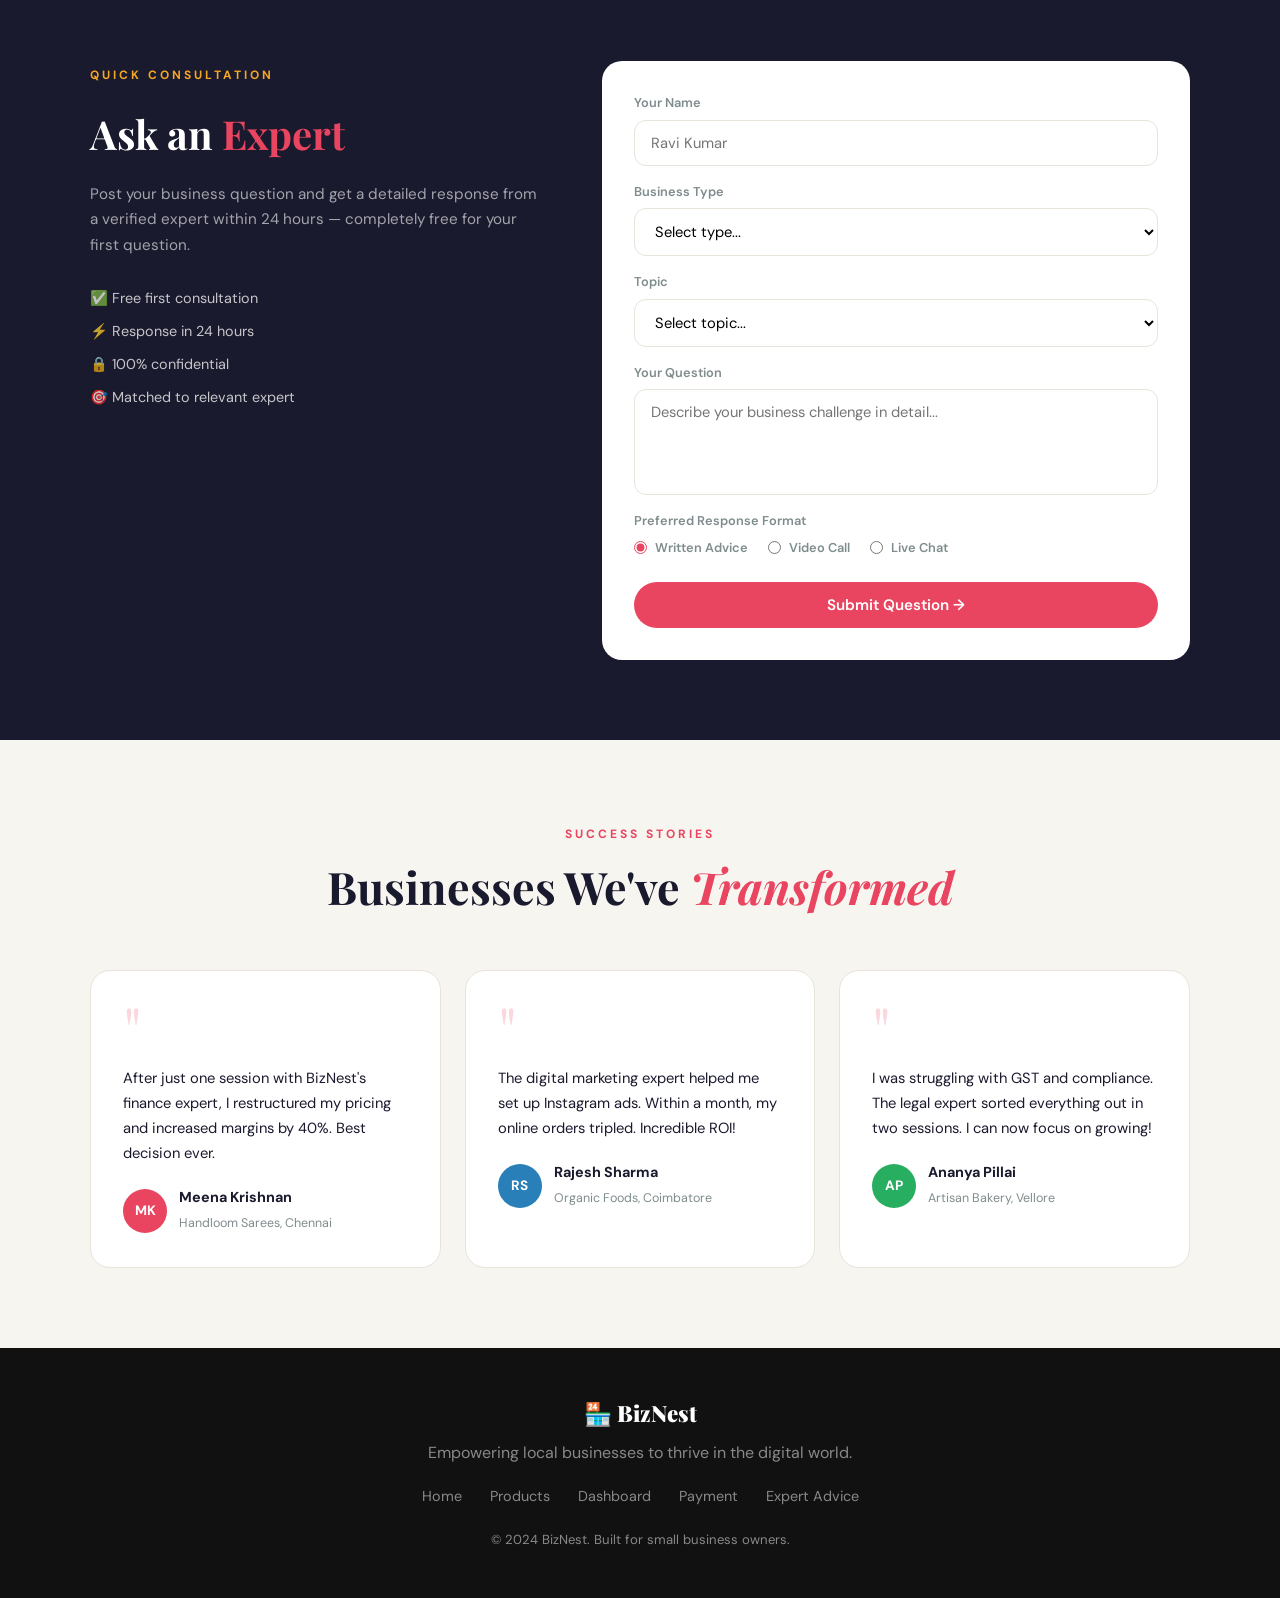
<file: expert.html>
<!DOCTYPE html>
<html lang="en">
<head>
  <meta charset="UTF-8"/>
  <meta name="viewport" content="width=device-width, initial-scale=1.0"/>
  <title>BizNest — Expert Advice</title>
  <link rel="stylesheet" href="style.css"/>
  <link rel="stylesheet" href="animations.css"/>
  <link href="https://fonts.googleapis.com/css2?family=Playfair+Display:wght@700;900&family=DM+Sans:wght@300;400;500;600&display=swap" rel="stylesheet"/>
</head>
<body>

  <nav class="navbar">
    <div class="nav-brand">🏪 BizNest</div>
    <ul class="nav-links">
      <li><a href="index.html">Home</a></li>
      <li><a href="products.html">Products</a></li>
      <li><a href="dashboard.html">Dashboard</a></li>
      <li><a href="payment.html">Payment</a></li>
      <li><a href="expert.html" class="active">Expert Advice</a></li>
      <li><a href="animations.html">Experience</a></li>
    </ul>
  </nav>

  <!-- HERO -->
  <section class="expert-hero">
    <div class="expert-hero-bg"></div>
    <div class="expert-hero-content">
      <span class="hero-tag">🎓 Expert Network</span>
      <h1>Get <span class="highlight">Expert Advice</span><br/>for Your Business</h1>
      <p>Connect with verified business mentors, financial advisors, and digital marketing experts who have real experience scaling local businesses.</p>
      <div class="hero-actions">
        <a href="#advisors" class="btn-primary">Browse Experts</a>
        <a href="#ask-form" class="btn-ghost">Ask a Question</a>
      </div>
    </div>
    <div class="expert-hero-stats">
      <div class="ex-stat"><strong>120+</strong><span>Verified Experts</span></div>
      <div class="ex-stat"><strong>4.9★</strong><span>Average Rating</span></div>
      <div class="ex-stat"><strong>5,000+</strong><span>Sessions Completed</span></div>
      <div class="ex-stat"><strong>24h</strong><span>Response Time</span></div>
    </div>
  </section>

  <!-- CATEGORY FILTER -->
  <section class="expert-filter-bar">
    <div class="category-filters">
      <button class="filter-btn active" onclick="filterExperts('all',this)">All Experts</button>
      <button class="filter-btn" onclick="filterExperts('finance',this)">💰 Finance</button>
      <button class="filter-btn" onclick="filterExperts('marketing',this)">📢 Marketing</button>
      <button class="filter-btn" onclick="filterExperts('operations',this)">⚙️ Operations</button>
      <button class="filter-btn" onclick="filterExperts('tech',this)">💻 Technology</button>
      <button class="filter-btn" onclick="filterExperts('legal',this)">⚖️ Legal</button>
    </div>
  </section>

  <!-- ADVISORS GRID -->
  <section class="advisors-section" id="advisors">
    <div class="advisors-grid" id="advisorsGrid"></div>
  </section>

  <!-- ASK EXPERT FORM -->
  <section class="ask-section" id="ask-form">
    <div class="ask-card">
      <div class="ask-left">
        <div class="section-label">QUICK CONSULTATION</div>
        <h2>Ask an <em>Expert</em></h2>
        <p>Post your business question and get a detailed response from a verified expert within 24 hours — completely free for your first question.</p>
        <div class="ask-benefits">
          <div class="ask-benefit">✅ Free first consultation</div>
          <div class="ask-benefit">⚡ Response in 24 hours</div>
          <div class="ask-benefit">🔒 100% confidential</div>
          <div class="ask-benefit">🎯 Matched to relevant expert</div>
        </div>
      </div>
      <div class="ask-right">
        <div class="ask-form-inner" id="askFormInner">
          <div class="form-group">
            <label>Your Name</label>
            <input type="text" placeholder="Ravi Kumar" class="pay-input" id="askName"/>
          </div>
          <div class="form-group">
            <label>Business Type</label>
            <select class="pay-input" id="askBizType">
              <option value="">Select type...</option>
              <option>Retail Shop</option>
              <option>Food & Beverages</option>
              <option>Handicrafts</option>
              <option>Services</option>
              <option>Manufacturing</option>
              <option>E-Commerce</option>
              <option>Other</option>
            </select>
          </div>
          <div class="form-group">
            <label>Topic</label>
            <select class="pay-input" id="askTopic">
              <option value="">Select topic...</option>
              <option>Sales & Revenue</option>
              <option>Digital Marketing</option>
              <option>Inventory Management</option>
              <option>Financial Planning</option>
              <option>Legal & Compliance</option>
              <option>Technology Setup</option>
              <option>Customer Retention</option>
              <option>Business Expansion</option>
            </select>
          </div>
          <div class="form-group">
            <label>Your Question</label>
            <textarea class="pay-input" rows="4" placeholder="Describe your business challenge in detail..." id="askQuestion"></textarea>
          </div>
          <div class="form-group">
            <label>Preferred Response Format</label>
            <div class="radio-group">
              <label class="radio-opt"><input type="radio" name="respFormat" value="text" checked/> Written Advice</label>
              <label class="radio-opt"><input type="radio" name="respFormat" value="video"/> Video Call</label>
              <label class="radio-opt"><input type="radio" name="respFormat" value="chat"/> Live Chat</label>
            </div>
          </div>
          <button class="ibtn ibtn-pulse full-btn" onclick="submitAsk()">Submit Question →</button>
        </div>
        <!-- Success state -->
        <div class="ask-success" id="askSuccess" style="display:none">
          <div class="success-anim">
            <div class="success-circle"><span class="success-check">✓</span></div>
          </div>
          <h3>Question Submitted!</h3>
          <p>Our system has matched your query to <strong id="matchedExpert">Dr. Priya Venkatesh</strong>. Expect a response within 24 hours.</p>
          <button class="ibtn ibtn-ghost" onclick="resetAsk()">Ask Another Question</button>
        </div>
      </div>
    </div>
  </section>

  <!-- LIVE CHAT MODULE -->
  <div class="chat-fab" id="chatFab" onclick="toggleChat()">
    <span class="chat-fab-icon">💬</span>
    <span class="chat-fab-text">Ask Expert</span>
    <span class="chat-notif">1</span>
  </div>

  <div class="chat-window" id="chatWindow">
    <div class="chat-header">
      <div class="chat-expert-info">
        <div class="chat-avatar">PV</div>
        <div>
          <div class="chat-expert-name">Dr. Priya Venkatesh</div>
          <div class="chat-expert-status"><span class="online-dot"></span> Online • Finance Expert</div>
        </div>
      </div>
      <button class="chat-close" onclick="toggleChat()">✕</button>
    </div>
    <div class="chat-messages" id="chatMessages">
      <div class="chat-msg bot">
        <div class="chat-bubble">Hello! I'm Dr. Priya, your finance expert. How can I help your business grow today? 😊</div>
        <div class="chat-time">Just now</div>
      </div>
    </div>
    <div class="chat-quick-replies" id="quickReplies">
      <button class="quick-reply" onclick="sendQuick('How to increase my revenue?')">How to increase revenue?</button>
      <button class="quick-reply" onclick="sendQuick('How to manage cash flow?')">Cash flow tips?</button>
      <button class="quick-reply" onclick="sendQuick('How to get a business loan?')">Business loan help?</button>
    </div>
    <div class="chat-input-row">
      <input type="text" id="chatInput" placeholder="Ask your question..." onkeydown="if(event.key==='Enter')sendChat()"/>
      <button class="chat-send-btn" onclick="sendChat()">➤</button>
    </div>
  </div>

  <!-- TESTIMONIALS -->
  <section class="testimonials-section reveal-section">
    <div class="section-label">SUCCESS STORIES</div>
    <h2 class="section-title">Businesses We've <em>Transformed</em></h2>
    <div class="testimonials-grid">
      <div class="testi-card">
        <div class="testi-quote">"</div>
        <p>After just one session with BizNest's finance expert, I restructured my pricing and increased margins by 40%. Best decision ever.</p>
        <div class="testi-author">
          <div class="testi-avatar" style="background:#e94560">MK</div>
          <div>
            <strong>Meena Krishnan</strong>
            <span>Handloom Sarees, Chennai</span>
          </div>
        </div>
      </div>
      <div class="testi-card">
        <div class="testi-quote">"</div>
        <p>The digital marketing expert helped me set up Instagram ads. Within a month, my online orders tripled. Incredible ROI!</p>
        <div class="testi-author">
          <div class="testi-avatar" style="background:#2980b9">RS</div>
          <div>
            <strong>Rajesh Sharma</strong>
            <span>Organic Foods, Coimbatore</span>
          </div>
        </div>
      </div>
      <div class="testi-card">
        <div class="testi-quote">"</div>
        <p>I was struggling with GST and compliance. The legal expert sorted everything out in two sessions. I can now focus on growing!</p>
        <div class="testi-author">
          <div class="testi-avatar" style="background:#27ae60">AP</div>
          <div>
            <strong>Ananya Pillai</strong>
            <span>Artisan Bakery, Vellore</span>
          </div>
        </div>
      </div>
    </div>
  </section>

  <footer class="footer">
    <div class="footer-brand">🏪 BizNest</div>
    <p>Empowering local businesses to thrive in the digital world.</p>
    <div class="footer-links">
      <a href="index.html">Home</a>
      <a href="products.html">Products</a>
      <a href="dashboard.html">Dashboard</a>
      <a href="payment.html">Payment</a>
      <a href="expert.html">Expert Advice</a>
    </div>
    <p class="footer-copy">© 2024 BizNest. Built for small business owners.</p>
  </footer>

  <div class="toast" id="toast"></div>
  <script src="app.js"></script>
  <script src="animations.js"></script>
</body>
</html>
</file>
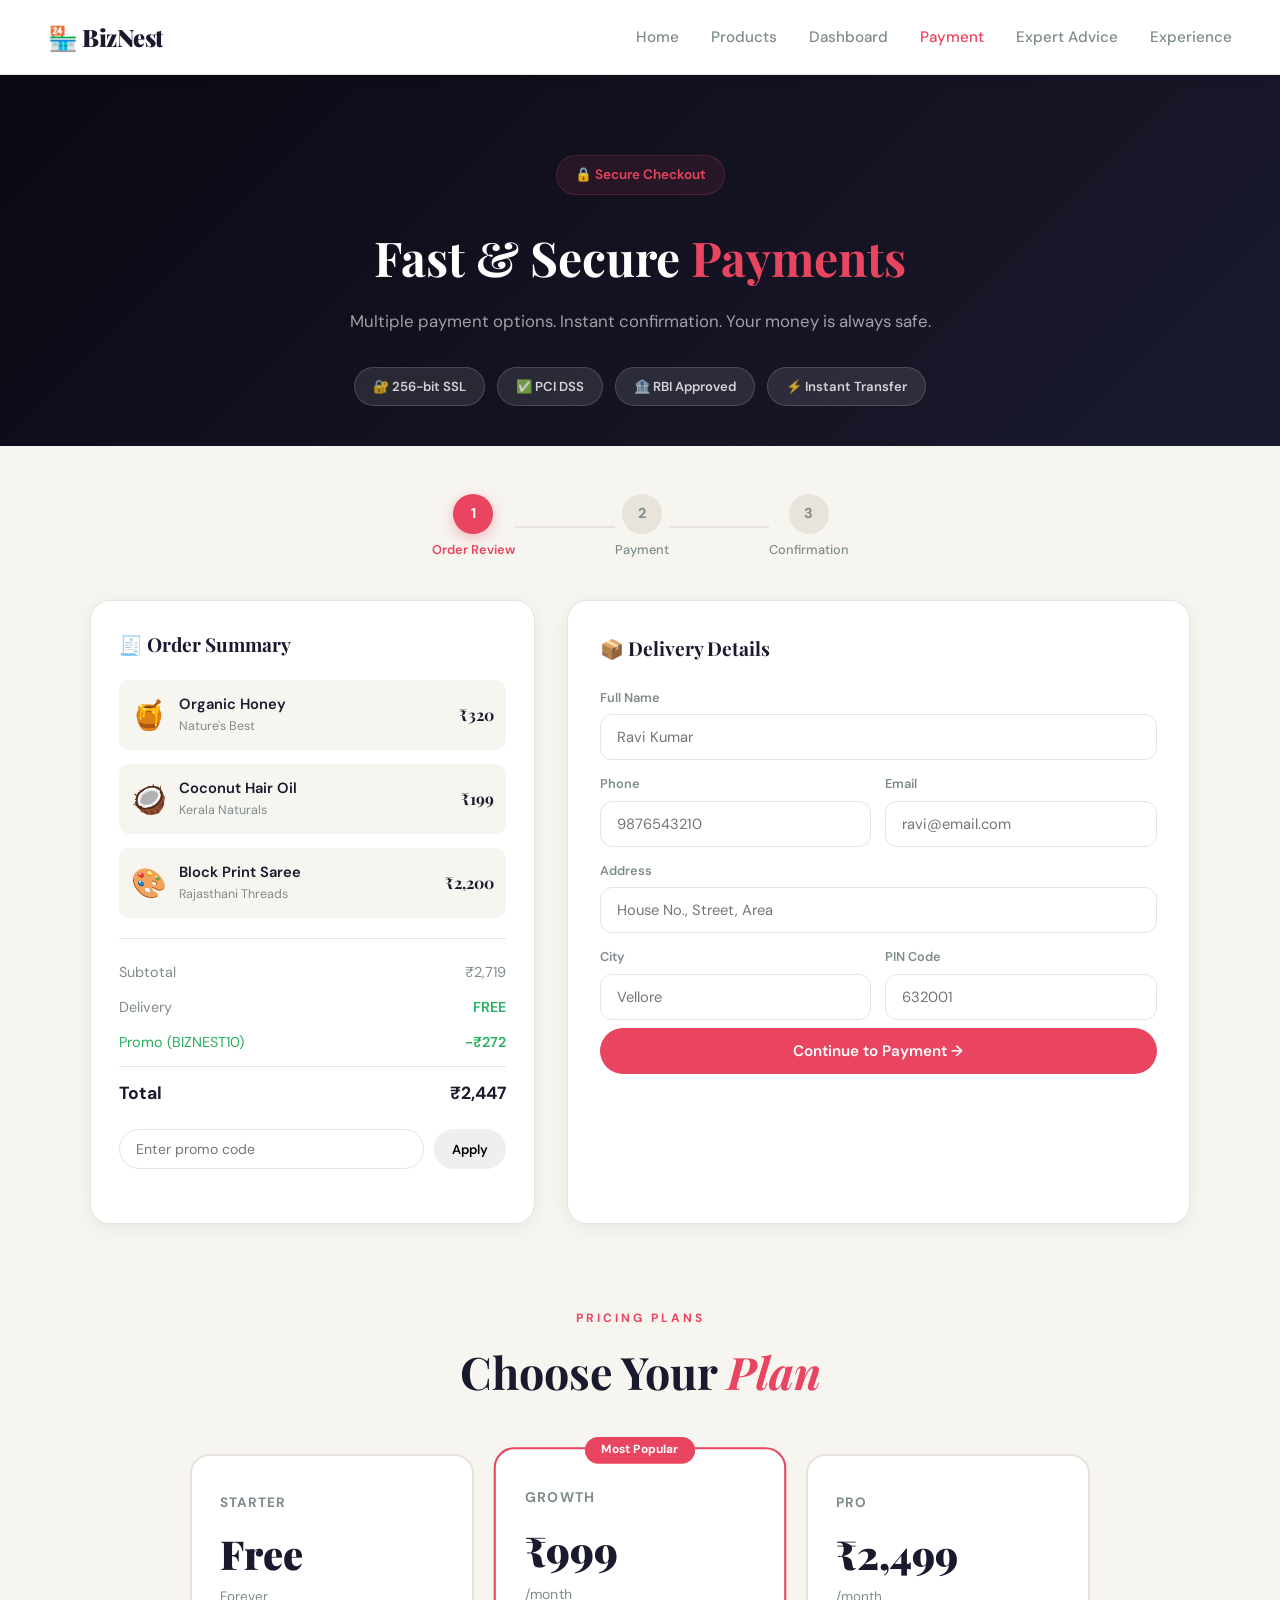
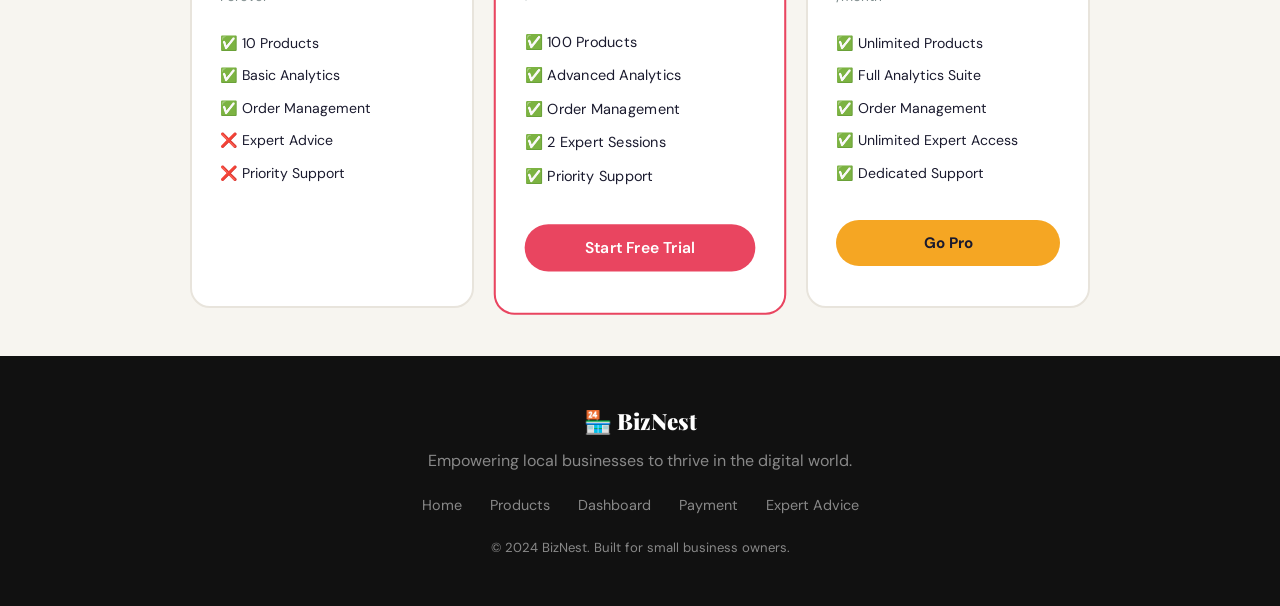
<file: payment.html>
<!DOCTYPE html>
<html lang="en">
<head>
  <meta charset="UTF-8"/>
  <meta name="viewport" content="width=device-width, initial-scale=1.0"/>
  <title>BizNest — Payment</title>
  <link rel="stylesheet" href="style.css"/>
  <link rel="stylesheet" href="animations.css"/>
  <link href="https://fonts.googleapis.com/css2?family=Playfair+Display:wght@700;900&family=DM+Sans:wght@300;400;500;600&display=swap" rel="stylesheet"/>
</head>
<body>

  <nav class="navbar">
    <div class="nav-brand">🏪 BizNest</div>
    <ul class="nav-links">
      <li><a href="index.html">Home</a></li>
      <li><a href="products.html">Products</a></li>
      <li><a href="dashboard.html">Dashboard</a></li>
      <li><a href="payment.html" class="active">Payment</a></li>
      <li><a href="expert.html">Expert Advice</a></li>
      <li><a href="animations.html">Experience</a></li>
    </ul>
  </nav>

  <!-- PAYMENT HERO -->
  <section class="pay-hero">
    <div class="pay-hero-content">
      <span class="hero-tag">🔒 Secure Checkout</span>
      <h1>Fast & Secure <span class="highlight">Payments</span></h1>
      <p>Multiple payment options. Instant confirmation. Your money is always safe.</p>
    </div>
    <div class="pay-badges">
      <span class="badge">🔐 256-bit SSL</span>
      <span class="badge">✅ PCI DSS</span>
      <span class="badge">🏦 RBI Approved</span>
      <span class="badge">⚡ Instant Transfer</span>
    </div>
  </section>

  <!-- MAIN PAYMENT FLOW -->
  <section class="payment-section">

    <!-- STEP INDICATOR -->
    <div class="pay-steps" id="paySteps">
      <div class="pay-step active" id="step-ind-1">
        <div class="step-circle">1</div>
        <span>Order Review</span>
      </div>
      <div class="pay-step-line"></div>
      <div class="pay-step" id="step-ind-2">
        <div class="step-circle">2</div>
        <span>Payment</span>
      </div>
      <div class="pay-step-line"></div>
      <div class="pay-step" id="step-ind-3">
        <div class="step-circle">3</div>
        <span>Confirmation</span>
      </div>
    </div>

    <div class="payment-layout">

      <!-- ORDER SUMMARY -->
      <div class="order-summary-card">
        <h3>🧾 Order Summary</h3>
        <div class="summary-items" id="summaryItems">
          <div class="summary-item">
            <span class="si-emoji">🍯</span>
            <div class="si-info">
              <div class="si-name">Organic Honey</div>
              <div class="si-store">Nature's Best</div>
            </div>
            <div class="si-price">₹320</div>
          </div>
          <div class="summary-item">
            <span class="si-emoji">🥥</span>
            <div class="si-info">
              <div class="si-name">Coconut Hair Oil</div>
              <div class="si-store">Kerala Naturals</div>
            </div>
            <div class="si-price">₹199</div>
          </div>
          <div class="summary-item">
            <span class="si-emoji">🎨</span>
            <div class="si-info">
              <div class="si-name">Block Print Saree</div>
              <div class="si-store">Rajasthani Threads</div>
            </div>
            <div class="si-price">₹2,200</div>
          </div>
        </div>
        <div class="summary-calc">
          <div class="calc-row"><span>Subtotal</span><span>₹2,719</span></div>
          <div class="calc-row"><span>Delivery</span><span class="green-text">FREE</span></div>
          <div class="calc-row discount"><span>Promo (BIZNEST10)</span><span class="green-text">-₹272</span></div>
          <div class="calc-row total"><span>Total</span><span>₹2,447</span></div>
        </div>
        <!-- PROMO CODE -->
        <div class="promo-section">
          <input type="text" id="promoInput" placeholder="Enter promo code" class="promo-input"/>
          <button class="ibtn ibtn-small" onclick="applyPromo()">Apply</button>
        </div>
        <div id="promoMsg" class="promo-msg"></div>
      </div>

      <!-- PAYMENT FORM -->
      <div class="payment-form-card" id="paymentFormCard">

        <!-- STEP 1: Delivery Info -->
        <div class="pay-form-step active" id="pay-step-1">
          <h3>📦 Delivery Details</h3>
          <div class="form-grid">
            <div class="form-group full">
              <label>Full Name</label>
              <input type="text" placeholder="Ravi Kumar" class="pay-input" id="delivName"/>
            </div>
            <div class="form-group">
              <label>Phone</label>
              <input type="tel" placeholder="9876543210" class="pay-input" id="delivPhone"/>
            </div>
            <div class="form-group">
              <label>Email</label>
              <input type="email" placeholder="ravi@email.com" class="pay-input" id="delivEmail"/>
            </div>
            <div class="form-group full">
              <label>Address</label>
              <input type="text" placeholder="House No., Street, Area" class="pay-input"/>
            </div>
            <div class="form-group">
              <label>City</label>
              <input type="text" placeholder="Vellore" class="pay-input"/>
            </div>
            <div class="form-group">
              <label>PIN Code</label>
              <input type="text" placeholder="632001" class="pay-input" maxlength="6"/>
            </div>
          </div>
          <button class="ibtn ibtn-pulse full-btn" onclick="goToPayStep(2)">Continue to Payment →</button>
        </div>

        <!-- STEP 2: Payment Method -->
        <div class="pay-form-step" id="pay-step-2">
          <h3>💳 Choose Payment Method</h3>
          <div class="pay-methods">
            <div class="pay-method active" onclick="selectPayMethod(this,'upi')" id="pm-upi">
              <span class="pm-icon">📱</span>
              <div>
                <div class="pm-name">UPI</div>
                <div class="pm-sub">Google Pay, PhonePe, Paytm</div>
              </div>
              <div class="pm-radio"></div>
            </div>
            <div class="pay-method" onclick="selectPayMethod(this,'card')" id="pm-card">
              <span class="pm-icon">💳</span>
              <div>
                <div class="pm-name">Credit / Debit Card</div>
                <div class="pm-sub">Visa, Mastercard, RuPay</div>
              </div>
              <div class="pm-radio"></div>
            </div>
            <div class="pay-method" onclick="selectPayMethod(this,'netbanking')" id="pm-net">
              <span class="pm-icon">🏦</span>
              <div>
                <div class="pm-name">Net Banking</div>
                <div class="pm-sub">All major banks supported</div>
              </div>
              <div class="pm-radio"></div>
            </div>
            <div class="pay-method" onclick="selectPayMethod(this,'wallet')" id="pm-wallet">
              <span class="pm-icon">👛</span>
              <div>
                <div class="pm-name">Wallet</div>
                <div class="pm-sub">Paytm, Amazon Pay, Mobikwik</div>
              </div>
              <div class="pm-radio"></div>
            </div>
            <div class="pay-method" onclick="selectPayMethod(this,'cod')" id="pm-cod">
              <span class="pm-icon">💵</span>
              <div>
                <div class="pm-name">Cash on Delivery</div>
                <div class="pm-sub">Pay when you receive</div>
              </div>
              <div class="pm-radio"></div>
            </div>
          </div>

          <!-- UPI PANEL -->
          <div class="pm-panel active" id="panel-upi">
            <label>Enter UPI ID</label>
            <div class="upi-row">
              <input type="text" placeholder="yourname@upi" class="pay-input"/>
              <button class="ibtn ibtn-small" onclick="verifyUPI()">Verify</button>
            </div>
            <div class="upi-apps">
              <button class="upi-app-btn" onclick="selectUPIApp(this,'gpay')">
                <span>G</span><small>Google Pay</small>
              </button>
              <button class="upi-app-btn" onclick="selectUPIApp(this,'phonepe')">
                <span>P</span><small>PhonePe</small>
              </button>
              <button class="upi-app-btn" onclick="selectUPIApp(this,'paytm')">
                <span>T</span><small>Paytm</small>
              </button>
              <button class="upi-app-btn" onclick="selectUPIApp(this,'bhim')">
                <span>B</span><small>BHIM</small>
              </button>
            </div>
          </div>

          <!-- CARD PANEL -->
          <div class="pm-panel" id="panel-card">
            <div class="card-visual" id="cardVisual">
              <div class="card-chip">▐▌</div>
              <div class="card-number" id="cardNumDisplay">•••• •••• •••• ••••</div>
              <div class="card-bottom">
                <div><small>Card Holder</small><div id="cardNameDisplay">YOUR NAME</div></div>
                <div><small>Expires</small><div id="cardExpDisplay">MM/YY</div></div>
              </div>
            </div>
            <div class="form-grid" style="margin-top:16px">
              <div class="form-group full">
                <label>Card Number</label>
                <input type="text" placeholder="1234 5678 9012 3456" class="pay-input" maxlength="19"
                  oninput="formatCard(this)" onkeyup="updateCardDisplay()"/>
              </div>
              <div class="form-group full">
                <label>Name on Card</label>
                <input type="text" placeholder="RAVI KUMAR" class="pay-input" id="cardNameInput"
                  oninput="document.getElementById('cardNameDisplay').textContent=this.value.toUpperCase()||'YOUR NAME'"/>
              </div>
              <div class="form-group">
                <label>Expiry (MM/YY)</label>
                <input type="text" placeholder="12/26" class="pay-input" maxlength="5"
                  oninput="formatExpiry(this)" onkeyup="document.getElementById('cardExpDisplay').textContent=this.value||'MM/YY'"/>
              </div>
              <div class="form-group">
                <label>CVV</label>
                <input type="password" placeholder="•••" class="pay-input" maxlength="3"/>
              </div>
            </div>
          </div>

          <!-- NET BANKING PANEL -->
          <div class="pm-panel" id="panel-netbanking">
            <label>Select Your Bank</label>
            <div class="bank-grid">
              <button class="bank-btn" onclick="selectBank(this)">SBI</button>
              <button class="bank-btn" onclick="selectBank(this)">HDFC</button>
              <button class="bank-btn" onclick="selectBank(this)">ICICI</button>
              <button class="bank-btn" onclick="selectBank(this)">Axis</button>
              <button class="bank-btn" onclick="selectBank(this)">Kotak</button>
              <button class="bank-btn" onclick="selectBank(this)">PNB</button>
              <button class="bank-btn" onclick="selectBank(this)">BOB</button>
              <button class="bank-btn" onclick="selectBank(this)">Other</button>
            </div>
          </div>

          <!-- WALLET PANEL -->
          <div class="pm-panel" id="panel-wallet">
            <div class="wallet-grid">
              <button class="wallet-btn" onclick="selectWallet(this)">👛 Paytm</button>
              <button class="wallet-btn" onclick="selectWallet(this)">📦 Amazon Pay</button>
              <button class="wallet-btn" onclick="selectWallet(this)">💙 Mobikwik</button>
              <button class="wallet-btn" onclick="selectWallet(this)">🟠 Freecharge</button>
            </div>
          </div>

          <!-- COD PANEL -->
          <div class="pm-panel" id="panel-cod">
            <div class="cod-info">
              <p>💵 Pay with cash when your order arrives. A ₹25 COD fee applies.</p>
            </div>
          </div>

          <div class="pay-step-actions">
            <button class="ibtn ibtn-ghost" onclick="goToPayStep(1)">← Back</button>
            <button class="ibtn ibtn-pulse" onclick="goToPayStep(3)" style="flex:1">Pay ₹2,447 Securely 🔒</button>
          </div>
        </div>

        <!-- STEP 3: Processing / Success -->
        <div class="pay-form-step" id="pay-step-3">
          <div class="pay-processing" id="payProcessing">
            <div class="pay-spinner"></div>
            <h3>Processing Payment...</h3>
            <p>Please do not close this page</p>
          </div>
          <div class="pay-success" id="paySuccess" style="display:none">
            <div class="success-anim">
              <div class="success-circle">
                <span class="success-check">✓</span>
              </div>
            </div>
            <h2>Payment Successful! 🎉</h2>
            <p>Your order has been confirmed. You'll receive a confirmation on your email.</p>
            <div class="order-ref">Order ID: <strong>#BN-2024-7821</strong></div>
            <div class="success-actions">
              <a href="dashboard.html" class="ibtn ibtn-pulse">View Orders</a>
              <a href="products.html" class="ibtn ibtn-ghost">Continue Shopping</a>
            </div>
          </div>
        </div>

      </div>
    </div>

    <!-- PLANS SECTION -->
    <div class="plans-section">
      <div class="section-label">PRICING PLANS</div>
      <h2 class="section-title">Choose Your <em>Plan</em></h2>
      <div class="plans-grid">
        <div class="plan-card">
          <div class="plan-name">Starter</div>
          <div class="plan-price">Free</div>
          <div class="plan-period">Forever</div>
          <ul class="plan-features">
            <li>✅ 10 Products</li>
            <li>✅ Basic Analytics</li>
            <li>✅ Order Management</li>
            <li>❌ Expert Advice</li>
            <li>❌ Priority Support</li>
          </ul>
          <button class="ibtn ibtn-ghost full-btn" onclick="selectPlan(this,'Starter')">Get Started</button>
        </div>
        <div class="plan-card featured-plan">
          <div class="plan-badge">Most Popular</div>
          <div class="plan-name">Growth</div>
          <div class="plan-price">₹999</div>
          <div class="plan-period">/month</div>
          <ul class="plan-features">
            <li>✅ 100 Products</li>
            <li>✅ Advanced Analytics</li>
            <li>✅ Order Management</li>
            <li>✅ 2 Expert Sessions</li>
            <li>✅ Priority Support</li>
          </ul>
          <button class="ibtn ibtn-pulse full-btn" onclick="selectPlan(this,'Growth')">Start Free Trial</button>
        </div>
        <div class="plan-card">
          <div class="plan-name">Pro</div>
          <div class="plan-price">₹2,499</div>
          <div class="plan-period">/month</div>
          <ul class="plan-features">
            <li>✅ Unlimited Products</li>
            <li>✅ Full Analytics Suite</li>
            <li>✅ Order Management</li>
            <li>✅ Unlimited Expert Access</li>
            <li>✅ Dedicated Support</li>
          </ul>
          <button class="ibtn ibtn-glow full-btn" onclick="selectPlan(this,'Pro')">Go Pro</button>
        </div>
      </div>
    </div>

  </section>

  <footer class="footer">
    <div class="footer-brand">🏪 BizNest</div>
    <p>Empowering local businesses to thrive in the digital world.</p>
    <div class="footer-links">
      <a href="index.html">Home</a>
      <a href="products.html">Products</a>
      <a href="dashboard.html">Dashboard</a>
      <a href="payment.html">Payment</a>
      <a href="expert.html">Expert Advice</a>
    </div>
    <p class="footer-copy">© 2024 BizNest. Built for small business owners.</p>
  </footer>

  <div class="toast" id="toast"></div>
  <script src="app.js"></script>
  <script src="animations.js"></script>
</body>
</html>
</file>
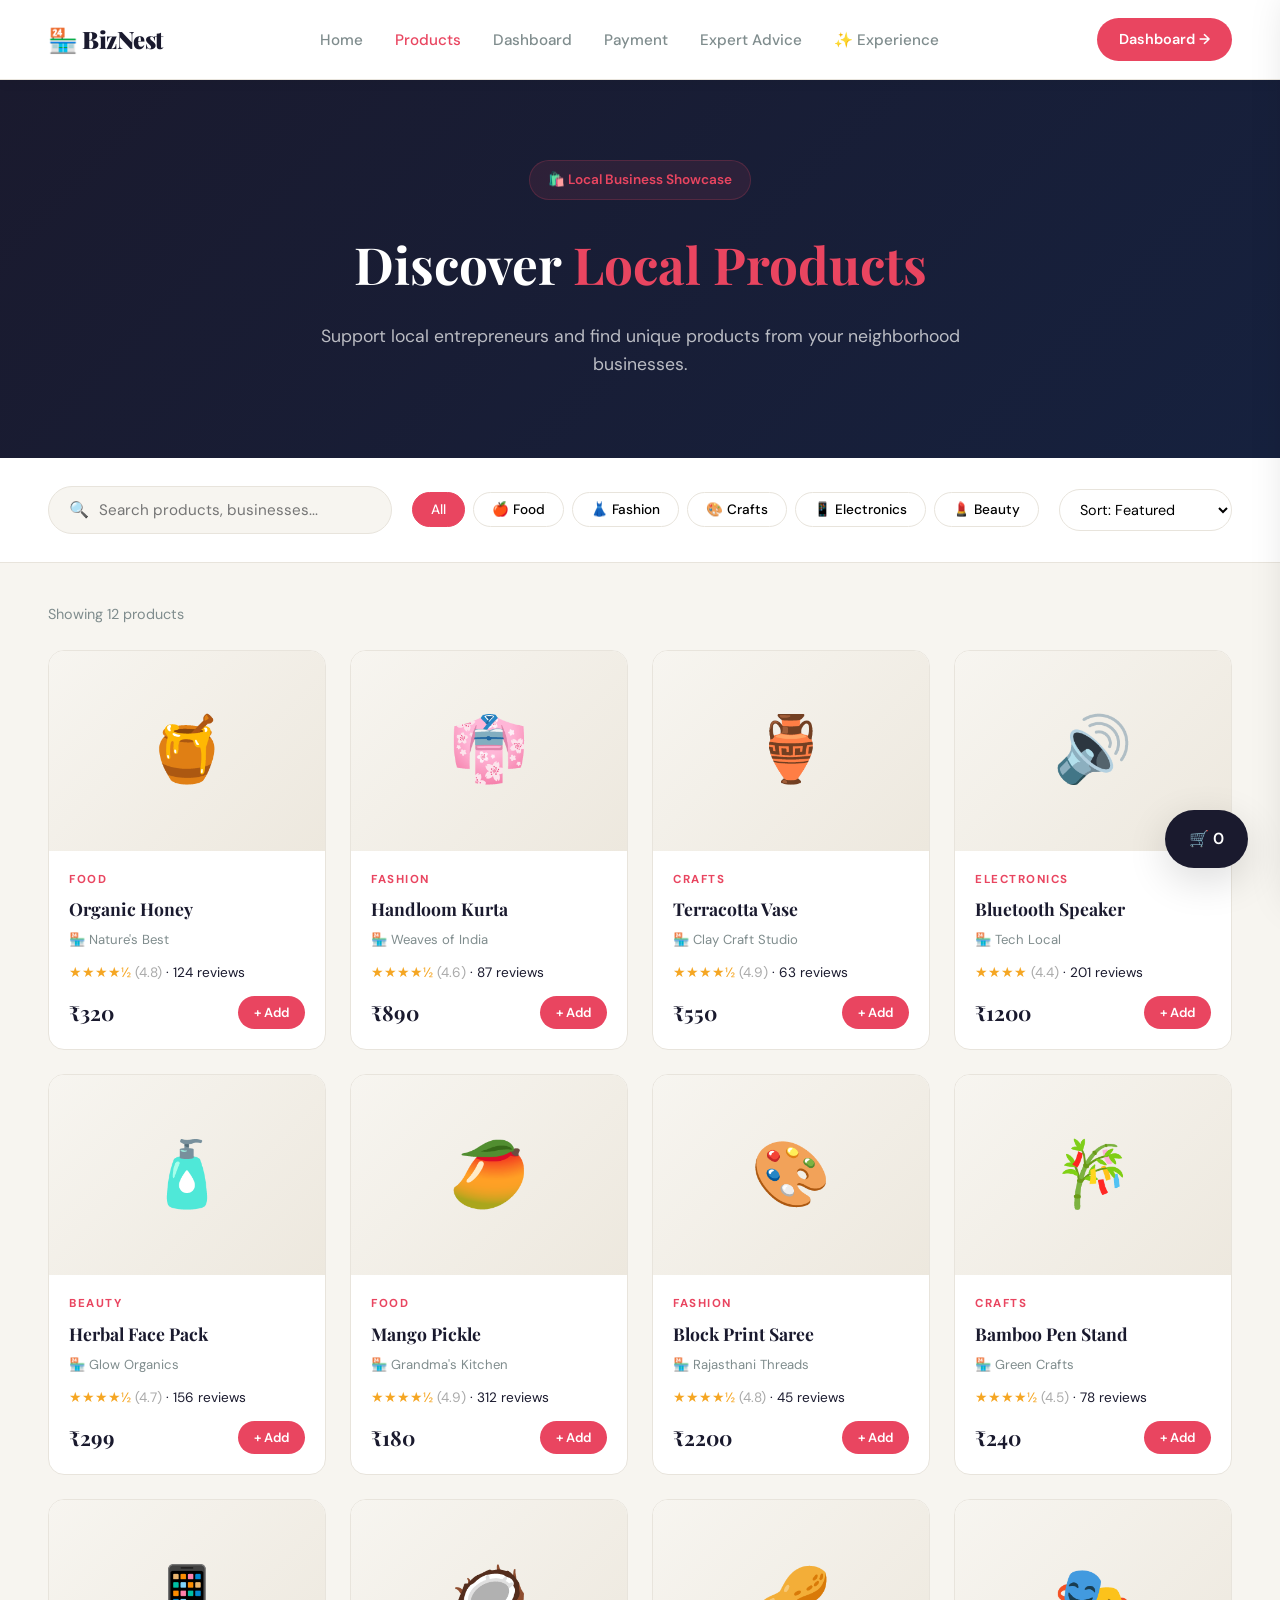
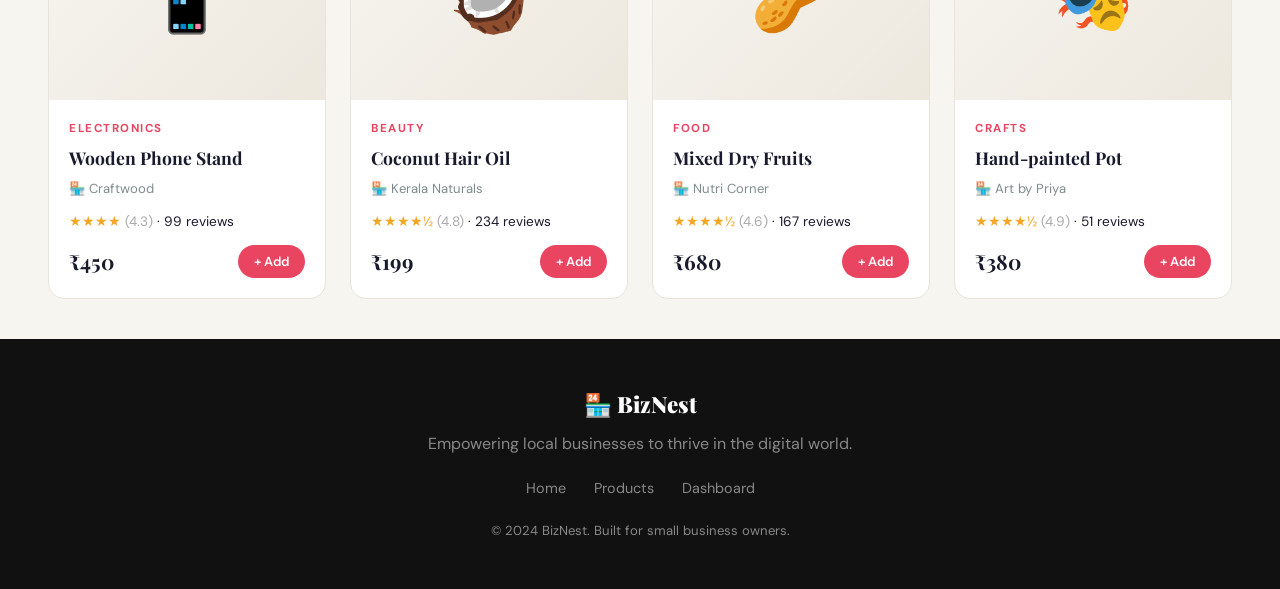
<file: products.html>
<!DOCTYPE html>
<html lang="en">
<head>
  <meta charset="UTF-8" />
  <meta name="viewport" content="width=device-width, initial-scale=1.0"/>
  <title>Products — BizNest</title>
  <link rel="stylesheet" href="style.css" />
  <link href="https://fonts.googleapis.com/css2?family=Playfair+Display:wght@700;900&family=DM+Sans:wght@300;400;500;600&display=swap" rel="stylesheet"/>
</head>
<body>

  <nav class="navbar">
    <div class="nav-brand">🏪 BizNest</div>
    <ul class="nav-links">
      <li><a href="index.html">Home</a></li>
      <li><a href="products.html" class="active">Products</a></li>
      <li><a href="dashboard.html">Dashboard</a></li>
      <li><a href="payment.html">Payment</a></li>
      <li><a href="expert.html">Expert Advice</a></li>
      <li><a href="animations.html">✨ Experience</a></li>
    </ul>
    <a href="dashboard.html" class="btn-nav">Dashboard →</a>
  </nav>

  <!-- PRODUCTS HERO -->
  <section class="page-hero">
    <div class="page-hero-content">
      <span class="hero-tag">🛍️ Local Business Showcase</span>
      <h1>Discover <span class="highlight">Local Products</span></h1>
      <p>Support local entrepreneurs and find unique products from your neighborhood businesses.</p>
    </div>
  </section>

  <!-- FILTER BAR -->
  <section class="product-controls">
    <div class="search-bar">
      <span>🔍</span>
      <input type="text" id="searchInput" placeholder="Search products, businesses..." oninput="filterProducts()"/>
    </div>
    <div class="category-filters">
      <button class="filter-btn active" onclick="setCategory('all', this)">All</button>
      <button class="filter-btn" onclick="setCategory('food', this)">🍎 Food</button>
      <button class="filter-btn" onclick="setCategory('fashion', this)">👗 Fashion</button>
      <button class="filter-btn" onclick="setCategory('crafts', this)">🎨 Crafts</button>
      <button class="filter-btn" onclick="setCategory('electronics', this)">📱 Electronics</button>
      <button class="filter-btn" onclick="setCategory('beauty', this)">💄 Beauty</button>
    </div>
    <div class="sort-bar">
      <select id="sortSelect" onchange="filterProducts()">
        <option value="default">Sort: Featured</option>
        <option value="price-low">Price: Low to High</option>
        <option value="price-high">Price: High to Low</option>
        <option value="rating">Top Rated</option>
      </select>
    </div>
  </section>

  <!-- PRODUCT GRID -->
  <section class="products-section">
    <div class="products-count" id="productCount">Showing 12 products</div>
    <div class="products-grid" id="productsGrid">
      <!-- Injected by JS -->
    </div>
  </section>

  <!-- CART SIDEBAR -->
  <div class="cart-toggle" onclick="toggleCart()">🛒 <span id="cartCount">0</span></div>
  <div class="cart-sidebar" id="cartSidebar">
    <div class="cart-header">
      <h3>Your Cart</h3>
      <button onclick="toggleCart()">✕</button>
    </div>
    <div class="cart-items" id="cartItems">
      <p class="empty-cart">Your cart is empty.</p>
    </div>
    <div class="cart-footer" id="cartFooter"></div>
  </div>
  <div class="cart-overlay" id="cartOverlay" onclick="toggleCart()"></div>

  <!-- TOAST -->
  <div class="toast" id="toast"></div>

  <footer class="footer">
    <div class="footer-brand">🏪 BizNest</div>
    <p>Empowering local businesses to thrive in the digital world.</p>
    <div class="footer-links">
      <a href="index.html">Home</a>
      <a href="products.html">Products</a>
      <a href="dashboard.html">Dashboard</a>
    </div>
    <p class="footer-copy">© 2024 BizNest. Built for small business owners.</p>
  </footer>

  <script src="app.js"></script>
  <script src="animations.js"></script>
</body>
</html>
</file>
<file: style.css>
/* ===== BIZNEST — GLOBAL STYLES ===== */
:root {
  --primary: #1a1a2e;
  --accent: #e94560;
  --accent2: #f5a623;
  --green: #27ae60;
  --blue: #2980b9;
  --purple: #8e44ad;
  --orange: #e67e22;
  --bg: #f7f5f0;
  --card: #ffffff;
  --text: #1a1a2e;
  --muted: #7f8c8d;
  --border: #e8e4dc;
  --font-display: 'Playfair Display', serif;
  --font-body: 'DM Sans', sans-serif;
  --shadow: 0 4px 20px rgba(0,0,0,0.08);
  --shadow-lg: 0 12px 40px rgba(0,0,0,0.14);
  --radius: 16px;
}

*, *::before, *::after { margin: 0; padding: 0; box-sizing: border-box; }

html { scroll-behavior: smooth; }

body {
  font-family: var(--font-body);
  background: var(--bg);
  color: var(--text);
  line-height: 1.6;
  overflow-x: hidden;
}

/* ===== NAVBAR ===== */
.navbar {
  display: flex;
  align-items: center;
  justify-content: space-between;
  padding: 18px 48px;
  background: rgba(255,255,255,0.95);
  backdrop-filter: blur(12px);
  border-bottom: 1px solid var(--border);
  position: sticky;
  top: 0;
  z-index: 1000;
  box-shadow: 0 2px 12px rgba(0,0,0,0.06);
}

.nav-brand {
  font-family: var(--font-display);
  font-size: 1.5rem;
  font-weight: 900;
  color: var(--primary);
  letter-spacing: -0.5px;
}

.nav-links { display: flex; list-style: none; gap: 32px; }
.nav-links a {
  text-decoration: none;
  color: var(--muted);
  font-weight: 500;
  font-size: 0.95rem;
  transition: color 0.2s;
}
.nav-links a:hover, .nav-links a.active { color: var(--accent); }

.btn-nav {
  background: var(--accent);
  color: white;
  padding: 10px 22px;
  border-radius: 50px;
  text-decoration: none;
  font-weight: 600;
  font-size: 0.9rem;
  transition: all 0.2s;
}
.btn-nav:hover { background: #c73652; transform: translateY(-1px); }

/* ===== HERO ===== */
.hero {
  min-height: 88vh;
  display: grid;
  grid-template-columns: 1fr 1fr;
  align-items: center;
  gap: 60px;
  padding: 80px 48px;
  position: relative;
  overflow: hidden;
  background: linear-gradient(135deg, #fefefe 0%, #f0ebe1 100%);
}

.hero-bg-shapes .shape {
  position: absolute;
  border-radius: 50%;
  filter: blur(80px);
  opacity: 0.25;
}
.shape.s1 { width: 400px; height: 400px; background: var(--accent); top: -100px; right: -100px; }
.shape.s2 { width: 300px; height: 300px; background: var(--accent2); bottom: -50px; left: -50px; }
.shape.s3 { width: 200px; height: 200px; background: var(--green); top: 50%; right: 30%; }

.hero-tag {
  display: inline-block;
  background: rgba(233,69,96,0.1);
  color: var(--accent);
  padding: 8px 18px;
  border-radius: 50px;
  font-size: 0.85rem;
  font-weight: 600;
  margin-bottom: 24px;
  border: 1px solid rgba(233,69,96,0.2);
}

.hero-content h1 {
  font-family: var(--font-display);
  font-size: clamp(2.4rem, 4vw, 3.8rem);
  font-weight: 900;
  line-height: 1.1;
  margin-bottom: 20px;
  color: var(--primary);
}

.highlight {
  color: var(--accent);
  position: relative;
}

.hero-content p {
  font-size: 1.15rem;
  color: var(--muted);
  max-width: 480px;
  margin-bottom: 36px;
  line-height: 1.7;
}

.hero-actions { display: flex; gap: 16px; margin-bottom: 48px; flex-wrap: wrap; }

.btn-primary {
  background: var(--accent);
  color: white;
  padding: 14px 32px;
  border-radius: 50px;
  text-decoration: none;
  font-weight: 600;
  font-size: 1rem;
  transition: all 0.2s;
  border: none;
  cursor: pointer;
  display: inline-block;
}
.btn-primary:hover { background: #c73652; transform: translateY(-2px); box-shadow: 0 8px 24px rgba(233,69,96,0.35); }
.btn-primary.large { padding: 18px 44px; font-size: 1.1rem; }
.btn-primary.small { padding: 8px 18px; font-size: 0.85rem; }

.btn-ghost {
  background: transparent;
  color: var(--primary);
  padding: 14px 32px;
  border-radius: 50px;
  text-decoration: none;
  font-weight: 600;
  font-size: 1rem;
  border: 2px solid var(--border);
  transition: all 0.2s;
  cursor: pointer;
  display: inline-block;
}
.btn-ghost:hover { border-color: var(--accent); color: var(--accent); }

.hero-stats {
  display: flex;
  gap: 40px;
}
.stat { display: flex; flex-direction: column; }
.stat strong { font-size: 1.6rem; font-weight: 700; color: var(--primary); font-family: var(--font-display); }
.stat span { font-size: 0.8rem; color: var(--muted); text-transform: uppercase; letter-spacing: 1px; }

/* MOCKUP CARD */
.hero-visual { display: flex; justify-content: center; align-items: center; }

.mockup-card {
  background: white;
  border-radius: 24px;
  padding: 28px;
  width: 320px;
  box-shadow: var(--shadow-lg);
  animation: floatCard 3s ease-in-out infinite;
}
@keyframes floatCard {
  0%, 100% { transform: translateY(0); }
  50% { transform: translateY(-12px); }
}

.mockup-header {
  display: flex;
  align-items: center;
  gap: 8px;
  margin-bottom: 24px;
}
.dot { width: 12px; height: 12px; border-radius: 50%; }
.dot.red { background: #ff5f57; }
.dot.yellow { background: #febc2e; }
.dot.green { background: #28c840; }
.mockup-title { margin-left: auto; font-size: 0.85rem; font-weight: 600; color: var(--muted); }

.mockup-chart {
  display: flex;
  align-items: flex-end;
  gap: 8px;
  height: 120px;
  margin-bottom: 20px;
}
.bar {
  flex: 1;
  background: linear-gradient(to top, #e8e4dc, #f0ebe1);
  border-radius: 6px 6px 0 0;
  transition: background 0.3s;
}
.bar.active { background: linear-gradient(to top, var(--accent), #f56e88); }

.mockup-footer {
  display: flex;
  justify-content: space-between;
  align-items: center;
  font-size: 0.9rem;
}
.mockup-footer span { color: var(--green); font-weight: 500; }
.mockup-footer strong { font-size: 1.2rem; font-family: var(--font-display); }

/* ===== FEATURES ===== */
.features {
  padding: 100px 48px;
  text-align: center;
  background: var(--card);
}

.section-label {
  display: inline-block;
  font-size: 0.75rem;
  font-weight: 700;
  letter-spacing: 3px;
  color: var(--accent);
  text-transform: uppercase;
  margin-bottom: 16px;
}

.features h2, .how-it-works h2 {
  font-family: var(--font-display);
  font-size: clamp(2rem, 3.5vw, 3rem);
  color: var(--primary);
  margin-bottom: 60px;
  line-height: 1.2;
}
.features h2 em, .how-it-works h2 em { color: var(--accent); font-style: normal; }

.features-grid {
  display: grid;
  grid-template-columns: repeat(3, 1fr);
  gap: 24px;
  max-width: 1100px;
  margin: 0 auto;
}

.feature-card {
  background: var(--bg);
  border-radius: var(--radius);
  padding: 36px 28px;
  text-align: left;
  border: 1px solid var(--border);
  transition: all 0.3s;
  cursor: default;
}
.feature-card:hover { transform: translateY(-4px); box-shadow: var(--shadow); }
.feature-card.accent { background: var(--primary); color: white; border-color: transparent; }
.feature-card.accent h3, .feature-card.accent p { color: white; }
.feature-card.accent p { opacity: 0.75; }

.feature-icon { font-size: 2rem; margin-bottom: 16px; }
.feature-card h3 { font-family: var(--font-display); font-size: 1.25rem; margin-bottom: 10px; }
.feature-card p { color: var(--muted); font-size: 0.95rem; line-height: 1.7; }

/* ===== HOW IT WORKS ===== */
.how-it-works {
  padding: 100px 48px;
  text-align: center;
  background: var(--bg);
}

.steps {
  display: flex;
  align-items: center;
  justify-content: center;
  gap: 20px;
  max-width: 900px;
  margin: 0 auto;
}

.step {
  background: var(--card);
  border-radius: var(--radius);
  padding: 40px 28px;
  flex: 1;
  border: 1px solid var(--border);
  text-align: left;
}
.step-num {
  font-family: var(--font-display);
  font-size: 3rem;
  font-weight: 900;
  color: var(--accent);
  opacity: 0.3;
  margin-bottom: 16px;
}
.step h3 { font-family: var(--font-display); font-size: 1.2rem; margin-bottom: 10px; }
.step p { color: var(--muted); font-size: 0.92rem; line-height: 1.7; }
.step-arrow { font-size: 2rem; color: var(--accent); opacity: 0.4; }

/* ===== CTA ===== */
.cta-section {
  background: var(--primary);
  color: white;
  text-align: center;
  padding: 100px 48px;
}
.cta-section h2 {
  font-family: var(--font-display);
  font-size: clamp(2rem, 3.5vw, 3rem);
  margin-bottom: 16px;
}
.cta-section p { color: rgba(255,255,255,0.65); font-size: 1.1rem; margin-bottom: 36px; }

/* ===== FOOTER ===== */
.footer {
  background: #111;
  color: rgba(255,255,255,0.5);
  text-align: center;
  padding: 48px;
}
.footer-brand {
  font-family: var(--font-display);
  font-size: 1.4rem;
  color: white;
  font-weight: 900;
  margin-bottom: 8px;
}
.footer-links { display: flex; justify-content: center; gap: 28px; margin: 20px 0; }
.footer-links a { color: rgba(255,255,255,0.5); text-decoration: none; font-size: 0.9rem; transition: color 0.2s; }
.footer-links a:hover { color: var(--accent); }
.footer-copy { font-size: 0.82rem; margin-top: 16px; }

/* ===== PAGE HERO ===== */
.page-hero {
  background: linear-gradient(135deg, var(--primary) 0%, #16213e 100%);
  color: white;
  padding: 80px 48px;
  text-align: center;
}
.page-hero-content { max-width: 640px; margin: 0 auto; }
.page-hero h1 {
  font-family: var(--font-display);
  font-size: clamp(2rem, 4vw, 3.2rem);
  margin-bottom: 16px;
}
.page-hero p { color: rgba(255,255,255,0.7); font-size: 1.1rem; }

/* ===== PRODUCT CONTROLS ===== */
.product-controls {
  display: flex;
  align-items: center;
  gap: 20px;
  padding: 28px 48px;
  background: white;
  border-bottom: 1px solid var(--border);
  flex-wrap: wrap;
}

.search-bar {
  display: flex;
  align-items: center;
  gap: 10px;
  background: var(--bg);
  border: 1px solid var(--border);
  border-radius: 50px;
  padding: 10px 20px;
  flex: 1;
  min-width: 200px;
}
.search-bar input {
  border: none;
  background: transparent;
  outline: none;
  font-family: var(--font-body);
  font-size: 0.95rem;
  width: 100%;
}

.category-filters { display: flex; gap: 8px; flex-wrap: wrap; }

.filter-btn {
  padding: 8px 18px;
  border: 1px solid var(--border);
  border-radius: 50px;
  background: white;
  font-family: var(--font-body);
  font-size: 0.85rem;
  cursor: pointer;
  transition: all 0.2s;
  font-weight: 500;
}
.filter-btn:hover, .filter-btn.active {
  background: var(--accent);
  border-color: var(--accent);
  color: white;
}

.sort-bar select {
  padding: 10px 16px;
  border: 1px solid var(--border);
  border-radius: 50px;
  background: white;
  font-family: var(--font-body);
  font-size: 0.9rem;
  outline: none;
  cursor: pointer;
}

/* ===== PRODUCTS GRID ===== */
.products-section { padding: 40px 48px; }
.products-count { font-size: 0.9rem; color: var(--muted); margin-bottom: 24px; }

.products-grid {
  display: grid;
  grid-template-columns: repeat(auto-fill, minmax(260px, 1fr));
  gap: 24px;
}

.product-card {
  background: var(--card);
  border-radius: var(--radius);
  border: 1px solid var(--border);
  overflow: hidden;
  transition: all 0.3s;
  cursor: pointer;
}
.product-card:hover { transform: translateY(-4px); box-shadow: var(--shadow-lg); }

.product-img {
  width: 100%;
  height: 200px;
  display: flex;
  align-items: center;
  justify-content: center;
  font-size: 4rem;
  background: linear-gradient(135deg, #f7f5f0, #ede8de);
}

.product-body { padding: 20px; }
.product-category {
  font-size: 0.72rem;
  font-weight: 700;
  letter-spacing: 1.5px;
  text-transform: uppercase;
  color: var(--accent);
  margin-bottom: 6px;
}
.product-name { font-family: var(--font-display); font-size: 1.1rem; margin-bottom: 6px; font-weight: 700; }
.product-store { font-size: 0.82rem; color: var(--muted); margin-bottom: 12px; }
.product-rating { font-size: 0.85rem; margin-bottom: 12px; }

.product-footer { display: flex; align-items: center; justify-content: space-between; }
.product-price { font-family: var(--font-display); font-size: 1.3rem; font-weight: 700; color: var(--primary); }

.add-cart-btn {
  background: var(--accent);
  color: white;
  border: none;
  padding: 8px 16px;
  border-radius: 50px;
  font-size: 0.82rem;
  font-family: var(--font-body);
  font-weight: 600;
  cursor: pointer;
  transition: all 0.2s;
}
.add-cart-btn:hover { background: #c73652; transform: scale(1.05); }

/* ===== CART ===== */
.cart-toggle {
  position: fixed;
  bottom: 32px;
  right: 32px;
  background: var(--primary);
  color: white;
  padding: 16px 24px;
  border-radius: 50px;
  cursor: pointer;
  font-weight: 600;
  box-shadow: var(--shadow-lg);
  z-index: 500;
  transition: all 0.2s;
  font-size: 1rem;
}
.cart-toggle:hover { background: var(--accent); transform: translateY(-2px); }

.cart-sidebar {
  position: fixed;
  right: -400px;
  top: 0;
  width: 380px;
  height: 100vh;
  background: white;
  z-index: 2000;
  box-shadow: -8px 0 40px rgba(0,0,0,0.15);
  transition: right 0.3s ease;
  display: flex;
  flex-direction: column;
}
.cart-sidebar.open { right: 0; }

.cart-overlay {
  position: fixed;
  inset: 0;
  background: rgba(0,0,0,0.4);
  z-index: 1999;
  display: none;
}
.cart-overlay.show { display: block; }

.cart-header {
  display: flex;
  justify-content: space-between;
  align-items: center;
  padding: 24px;
  border-bottom: 1px solid var(--border);
}
.cart-header h3 { font-family: var(--font-display); font-size: 1.3rem; }
.cart-header button {
  background: none;
  border: none;
  font-size: 1.2rem;
  cursor: pointer;
  color: var(--muted);
}

.cart-items { flex: 1; overflow-y: auto; padding: 20px; }
.empty-cart { color: var(--muted); text-align: center; padding: 40px 0; }

.cart-item {
  display: flex;
  align-items: center;
  gap: 14px;
  padding: 14px 0;
  border-bottom: 1px solid var(--border);
}
.cart-item-icon { font-size: 2rem; width: 50px; text-align: center; }
.cart-item-info { flex: 1; }
.cart-item-name { font-weight: 600; font-size: 0.95rem; }
.cart-item-store { font-size: 0.8rem; color: var(--muted); }
.cart-item-price { font-weight: 700; color: var(--accent); }
.cart-item-remove {
  background: none;
  border: none;
  color: var(--muted);
  cursor: pointer;
  font-size: 1rem;
}

.cart-footer {
  padding: 24px;
  border-top: 1px solid var(--border);
}
.cart-total {
  display: flex;
  justify-content: space-between;
  font-size: 1.1rem;
  font-weight: 700;
  margin-bottom: 16px;
}
.checkout-btn {
  width: 100%;
  background: var(--accent);
  color: white;
  border: none;
  padding: 16px;
  border-radius: 50px;
  font-family: var(--font-body);
  font-size: 1rem;
  font-weight: 600;
  cursor: pointer;
  transition: all 0.2s;
}
.checkout-btn:hover { background: #c73652; }

/* ===== TOAST ===== */
.toast {
  position: fixed;
  bottom: 100px;
  right: 32px;
  background: var(--primary);
  color: white;
  padding: 14px 24px;
  border-radius: 50px;
  font-size: 0.9rem;
  font-weight: 500;
  opacity: 0;
  transform: translateY(10px);
  transition: all 0.3s;
  z-index: 9999;
  pointer-events: none;
}
.toast.show { opacity: 1; transform: translateY(0); }

/* ===== DASHBOARD ===== */
.dashboard-body { background: #f4f2ef; }
.dashboard-nav { background: var(--primary); border-bottom: none; }
.dashboard-nav .nav-brand { color: white; }
.dashboard-nav .nav-links a { color: rgba(255,255,255,0.5); }
.dashboard-nav .nav-links a:hover, .dashboard-nav .nav-links a.active { color: white; }

.nav-user {
  display: flex;
  align-items: center;
  gap: 10px;
  color: white;
  font-weight: 500;
  font-size: 0.9rem;
}
.user-avatar {
  width: 36px;
  height: 36px;
  background: var(--accent);
  border-radius: 50%;
  display: flex;
  align-items: center;
  justify-content: center;
  font-weight: 700;
  font-size: 0.8rem;
}

.dashboard-layout {
  display: grid;
  grid-template-columns: 240px 1fr;
  min-height: calc(100vh - 70px);
}

/* SIDEBAR */
.dash-sidebar {
  background: var(--primary);
  padding: 32px 0;
  display: flex;
  flex-direction: column;
}

.dash-nav { display: flex; flex-direction: column; flex: 1; }

.dash-link {
  display: flex;
  align-items: center;
  gap: 12px;
  padding: 14px 28px;
  color: rgba(255,255,255,0.5);
  text-decoration: none;
  font-weight: 500;
  font-size: 0.95rem;
  transition: all 0.2s;
  border-left: 3px solid transparent;
}
.dash-link:hover { color: white; background: rgba(255,255,255,0.05); }
.dash-link.active { color: white; border-left-color: var(--accent); background: rgba(255,255,255,0.08); }

.sidebar-promo {
  margin: 24px;
  background: rgba(255,255,255,0.08);
  border-radius: 14px;
  padding: 20px;
  color: rgba(255,255,255,0.7);
  font-size: 0.85rem;
}
.sidebar-promo p { color: white; font-weight: 600; margin-bottom: 6px; }
.sidebar-promo small { opacity: 0.7; }
.btn-promo {
  margin-top: 12px;
  width: 100%;
  background: var(--accent2);
  color: var(--primary);
  border: none;
  padding: 10px;
  border-radius: 50px;
  font-family: var(--font-body);
  font-weight: 700;
  font-size: 0.85rem;
  cursor: pointer;
  transition: all 0.2s;
}
.btn-promo:hover { opacity: 0.9; }

/* DASHBOARD MAIN */
.dash-main { padding: 36px 40px; overflow-y: auto; }

.dash-section { display: none; }
.dash-section.active { display: block; }

.dash-header {
  display: flex;
  align-items: center;
  justify-content: space-between;
  margin-bottom: 32px;
}
.dash-header h2 {
  font-family: var(--font-display);
  font-size: 1.8rem;
  font-weight: 900;
}
.dash-date { color: var(--muted); font-size: 0.9rem; }

/* KPI CARDS */
.kpi-grid {
  display: grid;
  grid-template-columns: repeat(4, 1fr);
  gap: 20px;
  margin-bottom: 32px;
}

.kpi-card {
  background: white;
  border-radius: var(--radius);
  padding: 28px 24px;
  border-top: 4px solid transparent;
  box-shadow: var(--shadow);
  transition: transform 0.2s;
}
.kpi-card:hover { transform: translateY(-3px); }
.kpi-card.green { border-top-color: var(--green); }
.kpi-card.blue { border-top-color: var(--blue); }
.kpi-card.orange { border-top-color: var(--orange); }
.kpi-card.purple { border-top-color: var(--purple); }

.kpi-label { font-size: 0.82rem; color: var(--muted); font-weight: 600; text-transform: uppercase; letter-spacing: 0.5px; margin-bottom: 8px; }
.kpi-value { font-family: var(--font-display); font-size: 2rem; font-weight: 900; margin-bottom: 8px; }
.kpi-change { font-size: 0.82rem; font-weight: 500; }
.kpi-change.positive { color: var(--green); }
.kpi-change.neutral { color: var(--orange); }
.kpi-change.negative { color: var(--accent); }

/* DASHBOARD ROWS */
.dash-row {
  display: grid;
  grid-template-columns: 1fr 1fr;
  gap: 24px;
  margin-bottom: 24px;
}

.chart-card, .recent-orders-card, .top-products-card {
  background: white;
  border-radius: var(--radius);
  padding: 28px;
  box-shadow: var(--shadow);
}
.top-products-card { margin-bottom: 0; }

.card-title {
  font-weight: 700;
  font-size: 1rem;
  margin-bottom: 20px;
  display: flex;
  justify-content: space-between;
  align-items: center;
}
.card-title a { font-size: 0.82rem; color: var(--accent); text-decoration: none; font-weight: 600; }

/* CHART */
.chart-area {
  display: flex;
  align-items: flex-end;
  gap: 8px;
  height: 140px;
  margin-bottom: 12px;
}
.chart-area .bar { background: linear-gradient(to top, #f0ebe1, #e8e4dc); border-radius: 6px 6px 0 0; flex: 1; }
.chart-area .bar.active { background: linear-gradient(to top, var(--accent), #f56e88); }
.chart-labels { display: flex; gap: 8px; }
.chart-labels span { flex: 1; text-align: center; font-size: 0.72rem; color: var(--muted); }

/* ORDERS */
.orders-list { display: flex; flex-direction: column; gap: 12px; }
.order-item {
  display: flex;
  align-items: center;
  gap: 12px;
  padding: 12px;
  background: var(--bg);
  border-radius: 10px;
}
.order-icon { font-size: 1.5rem; }
.order-info { flex: 1; }
.order-id { font-size: 0.78rem; color: var(--muted); }
.order-name { font-weight: 600; font-size: 0.92rem; }
.order-status {
  font-size: 0.72rem;
  font-weight: 700;
  padding: 4px 10px;
  border-radius: 50px;
  text-transform: uppercase;
}
.status-pending { background: #fff3cd; color: #856404; }
.status-processing { background: #cce5ff; color: #004085; }
.status-delivered { background: #d4edda; color: #155724; }
.order-amount { font-weight: 700; font-family: var(--font-display); font-size: 0.98rem; }

/* TOP PRODUCTS */
.top-products-list { display: flex; flex-direction: column; gap: 14px; }
.top-product-item {
  display: flex;
  align-items: center;
  gap: 14px;
}
.tp-rank {
  font-family: var(--font-display);
  font-size: 1.2rem;
  font-weight: 900;
  color: var(--accent);
  opacity: 0.4;
  width: 24px;
}
.tp-icon { font-size: 1.8rem; }
.tp-info { flex: 1; }
.tp-name { font-weight: 600; font-size: 0.95rem; }
.tp-sales { font-size: 0.8rem; color: var(--muted); }
.tp-bar-wrap { width: 120px; }
.tp-bar { height: 6px; background: #e8e4dc; border-radius: 3px; overflow: hidden; }
.tp-bar-fill { height: 100%; background: var(--accent); border-radius: 3px; }
.tp-revenue { font-weight: 700; font-size: 0.95rem; min-width: 70px; text-align: right; }

/* ORDERS TABLE */
.orders-filter { display: flex; gap: 10px; margin-bottom: 24px; }
.orders-table-wrap { overflow-x: auto; background: white; border-radius: var(--radius); box-shadow: var(--shadow); }
.orders-table { width: 100%; border-collapse: collapse; font-size: 0.9rem; }
.orders-table th {
  text-align: left;
  padding: 14px 20px;
  background: var(--bg);
  font-weight: 600;
  font-size: 0.8rem;
  text-transform: uppercase;
  letter-spacing: 0.5px;
  color: var(--muted);
  border-bottom: 1px solid var(--border);
}
.orders-table td {
  padding: 14px 20px;
  border-bottom: 1px solid var(--border);
  vertical-align: middle;
}
.orders-table tr:last-child td { border-bottom: none; }
.orders-table tr:hover td { background: #fafafa; }

.action-btn {
  background: none;
  border: 1px solid var(--border);
  padding: 6px 12px;
  border-radius: 50px;
  font-family: var(--font-body);
  font-size: 0.78rem;
  cursor: pointer;
  transition: all 0.2s;
  font-weight: 500;
}
.action-btn:hover { background: var(--accent); color: white; border-color: var(--accent); }

/* INVENTORY */
.inventory-grid {
  display: grid;
  grid-template-columns: repeat(auto-fill, minmax(240px, 1fr));
  gap: 20px;
}

.inv-card {
  background: white;
  border-radius: var(--radius);
  padding: 24px;
  border: 1px solid var(--border);
  box-shadow: var(--shadow);
  transition: transform 0.2s;
}
.inv-card:hover { transform: translateY(-2px); }
.inv-emoji { font-size: 2.5rem; margin-bottom: 12px; }
.inv-name { font-family: var(--font-display); font-size: 1rem; font-weight: 700; margin-bottom: 4px; }
.inv-cat { font-size: 0.78rem; color: var(--muted); margin-bottom: 12px; }
.inv-stats { display: flex; justify-content: space-between; font-size: 0.85rem; }
.inv-price { font-weight: 700; color: var(--primary); }
.inv-stock { font-weight: 600; }
.inv-stock.low { color: var(--accent); }
.inv-stock.ok { color: var(--green); }

/* MODAL */
.modal-overlay {
  position: fixed;
  inset: 0;
  background: rgba(0,0,0,0.5);
  z-index: 3000;
  display: none;
  align-items: center;
  justify-content: center;
}
.modal-overlay.open { display: flex; }

.modal {
  background: white;
  border-radius: 20px;
  width: 480px;
  max-width: 95vw;
  box-shadow: var(--shadow-lg);
  overflow: hidden;
}
.modal-header {
  display: flex;
  justify-content: space-between;
  align-items: center;
  padding: 24px;
  border-bottom: 1px solid var(--border);
}
.modal-header h3 { font-family: var(--font-display); font-size: 1.3rem; }
.modal-header button { background: none; border: none; font-size: 1.2rem; cursor: pointer; color: var(--muted); }
.modal-body { padding: 24px; display: flex; flex-direction: column; gap: 14px; }
.modal-body label { font-size: 0.85rem; font-weight: 600; color: var(--muted); margin-bottom: -8px; }
.modal-body input, .modal-body select, .modal-body textarea {
  padding: 12px 16px;
  border: 1px solid var(--border);
  border-radius: 10px;
  font-family: var(--font-body);
  font-size: 0.95rem;
  outline: none;
  transition: border-color 0.2s;
  width: 100%;
}
.modal-body input:focus, .modal-body select:focus, .modal-body textarea:focus { border-color: var(--accent); }
.modal-body textarea { height: 80px; resize: none; }
.modal-footer {
  display: flex;
  justify-content: flex-end;
  gap: 12px;
  padding: 20px 24px;
  border-top: 1px solid var(--border);
}

/* ANALYTICS */
.analytics-grid {
  display: grid;
  grid-template-columns: 1fr 1fr;
  gap: 24px;
}

.analytics-card {
  background: white;
  border-radius: var(--radius);
  padding: 28px;
  box-shadow: var(--shadow);
  grid-column: span 2;
}
.analytics-card.small { grid-column: span 1; }

.analytics-chart {
  display: flex;
  align-items: flex-end;
  gap: 5px;
  height: 140px;
  margin-top: 16px;
}
.analytics-chart .bar { background: linear-gradient(to top, #f0ebe1, #e8e4dc); border-radius: 3px 3px 0 0; flex: 1; }
.analytics-chart .bar.active { background: linear-gradient(to top, var(--accent), #f56e88); }

.donut-chart {
  width: 150px;
  height: 150px;
  border-radius: 50%;
  background: conic-gradient(
    var(--accent) 0% 35%,
    var(--green) 35% 58%,
    var(--blue) 58% 74%,
    var(--accent2) 74% 87%,
    var(--purple) 87% 100%
  );
  margin: 16px auto;
  position: relative;
}
.donut-chart::after {
  content: '';
  position: absolute;
  width: 80px;
  height: 80px;
  background: white;
  border-radius: 50%;
  top: 50%;
  left: 50%;
  transform: translate(-50%,-50%);
}

.donut-legend { display: flex; flex-direction: column; gap: 8px; }
.legend-item { display: flex; align-items: center; gap: 8px; font-size: 0.82rem; }
.legend-dot { width: 10px; height: 10px; border-radius: 50%; flex-shrink: 0; }

.analytics-stats {
  display: grid;
  grid-template-columns: 1fr 1fr;
  gap: 16px;
  margin-top: 16px;
}
.astat {
  background: var(--bg);
  border-radius: 12px;
  padding: 16px;
  text-align: center;
}
.astat strong { display: block; font-family: var(--font-display); font-size: 1.6rem; font-weight: 900; }
.astat span { font-size: 0.78rem; color: var(--muted); }
.astat.green strong { color: var(--green); }
.astat.blue strong { color: var(--blue); }
.astat.orange strong { color: var(--orange); }

.heatmap {
  display: grid;
  grid-template-columns: repeat(7, 1fr);
  gap: 6px;
  margin-top: 16px;
}
.heat-cell {
  height: 40px;
  border-radius: 6px;
  display: flex;
  align-items: center;
  justify-content: center;
  font-size: 0.7rem;
  font-weight: 600;
  color: white;
  transition: transform 0.2s;
}
.heat-cell:hover { transform: scale(1.1); }

/* CUSTOMERS */
.customers-grid {
  display: grid;
  grid-template-columns: repeat(auto-fill, minmax(260px, 1fr));
  gap: 20px;
}
.customer-card {
  background: white;
  border-radius: var(--radius);
  padding: 24px;
  box-shadow: var(--shadow);
  display: flex;
  align-items: center;
  gap: 16px;
  border: 1px solid var(--border);
  transition: transform 0.2s;
}
.customer-card:hover { transform: translateY(-2px); }
.customer-avatar {
  width: 50px;
  height: 50px;
  border-radius: 50%;
  display: flex;
  align-items: center;
  justify-content: center;
  font-weight: 700;
  font-size: 1rem;
  color: white;
  flex-shrink: 0;
}
.customer-name { font-weight: 700; margin-bottom: 4px; }
.customer-email { font-size: 0.8rem; color: var(--muted); margin-bottom: 6px; }
.customer-stats { font-size: 0.82rem; font-weight: 500; }
.customer-stats span { color: var(--accent); }

/* ===== RESPONSIVE ===== */
@media (max-width: 900px) {
  .navbar { padding: 16px 24px; }
  .hero { grid-template-columns: 1fr; padding: 60px 24px; gap: 40px; }
  .hero-visual { display: none; }
  .features { padding: 70px 24px; }
  .features-grid { grid-template-columns: 1fr 1fr; }
  .how-it-works { padding: 70px 24px; }
  .steps { flex-direction: column; }
  .step-arrow { transform: rotate(90deg); }
  .products-section { padding: 24px; }
  .product-controls { padding: 16px 24px; }
  .dashboard-layout { grid-template-columns: 1fr; }
  .dash-sidebar { display: none; }
  .dash-main { padding: 24px; }
  .kpi-grid { grid-template-columns: 1fr 1fr; }
  .dash-row { grid-template-columns: 1fr; }
  .analytics-grid { grid-template-columns: 1fr; }
  .analytics-card, .analytics-card.small { grid-column: span 1; }
}

@media (max-width: 600px) {
  .features-grid { grid-template-columns: 1fr; }
  .kpi-grid { grid-template-columns: 1fr; }
  .hero-stats { gap: 20px; }
  .hero-actions { flex-direction: column; }
}
</file>
<file: animations.css>
/* ===== BIZNEST — animations.css ===== */

/* ===== CUSTOM CURSOR ===== */
.cursor-dot {
  width: 8px; height: 8px;
  background: var(--accent, #e94560);
  border-radius: 50%;
  position: fixed;
  pointer-events: none;
  z-index: 99999;
  transform: translate(-50%,-50%);
  transition: transform 0.05s;
}
.cursor-ring {
  width: 36px; height: 36px;
  border: 2px solid rgba(233,69,96,0.5);
  border-radius: 50%;
  position: fixed;
  pointer-events: none;
  z-index: 99998;
  transform: translate(-50%,-50%);
  transition: all 0.12s ease;
}

/* ===== PARTICLE CANVAS ===== */
#particleCanvas {
  position: fixed;
  top: 0; left: 0;
  width: 100%; height: 100%;
  pointer-events: none;
  z-index: 0;
  opacity: 0.35;
}

/* ===== ANIM BODY ===== */
.anim-body { overflow-x: hidden; }
.anim-nav { position: relative; z-index: 1000; }

/* ===== ANIM HERO ===== */
.anim-hero {
  min-height: 100vh;
  display: flex;
  align-items: center;
  justify-content: center;
  background: #0a0a14;
  position: relative;
  overflow: hidden;
  z-index: 1;
}

.anim-hero-inner { text-align: center; z-index: 2; position: relative; }

/* GLITCH EFFECT */
.glitch-wrap { margin-bottom: 20px; }
.glitch {
  font-family: 'Playfair Display', serif;
  font-size: clamp(4rem, 10vw, 9rem);
  font-weight: 900;
  color: white;
  position: relative;
  display: inline-block;
  animation: glitch-skew 4s infinite linear alternate-reverse;
}
.glitch::before, .glitch::after {
  content: attr(data-text);
  position: absolute;
  top: 0; left: 0; width: 100%;
}
.glitch::before {
  color: #e94560;
  animation: glitch-anim1 2s infinite linear alternate-reverse;
  clip-path: polygon(0 0, 100% 0, 100% 35%, 0 35%);
}
.glitch::after {
  color: #f5a623;
  animation: glitch-anim2 2s infinite linear alternate-reverse;
  clip-path: polygon(0 65%, 100% 65%, 100% 100%, 0 100%);
}
@keyframes glitch-anim1 {
  0% { transform: translate(-3px, -1px); }
  20% { transform: translate(3px, 1px); }
  40% { transform: translate(-2px, 2px); }
  60% { transform: translate(2px, -2px); }
  80% { transform: translate(-1px, 1px); }
  100% { transform: translate(1px, -1px); }
}
@keyframes glitch-anim2 {
  0% { transform: translate(3px, 1px); }
  20% { transform: translate(-3px, -1px); }
  40% { transform: translate(2px, -2px); }
  60% { transform: translate(-2px, 2px); }
  80% { transform: translate(1px, -1px); }
  100% { transform: translate(-1px, 1px); }
}
@keyframes glitch-skew {
  0% { transform: skewX(0deg); }
  10% { transform: skewX(-2deg); }
  20% { transform: skewX(0deg); }
  80% { transform: skewX(0deg); }
  90% { transform: skewX(1deg); }
  100% { transform: skewX(0deg); }
}

.anim-sub {
  color: rgba(255,255,255,0.6);
  font-size: clamp(1rem, 2vw, 1.3rem);
  margin-bottom: 48px;
  letter-spacing: 1px;
  animation: fadeUp 1s 0.5s both;
}
@keyframes fadeUp {
  from { opacity: 0; transform: translateY(20px); }
  to { opacity: 1; transform: translateY(0); }
}

/* SCROLL CTA */
.scroll-cta {
  display: flex;
  flex-direction: column;
  align-items: center;
  gap: 12px;
  color: rgba(255,255,255,0.4);
  font-size: 0.8rem;
  letter-spacing: 2px;
  text-transform: uppercase;
  animation: fadeUp 1s 1s both;
}
.scroll-arrow {
  width: 24px; height: 24px;
  border-right: 2px solid rgba(255,255,255,0.3);
  border-bottom: 2px solid rgba(255,255,255,0.3);
  transform: rotate(45deg);
  animation: bounce-down 1.5s infinite;
}
@keyframes bounce-down {
  0%, 100% { transform: rotate(45deg) translateY(0); }
  50% { transform: rotate(45deg) translateY(6px); }
}

/* FLOATING ORBS */
.orb {
  position: absolute;
  border-radius: 50%;
  filter: blur(80px);
  animation: orbFloat 6s ease-in-out infinite;
}
.orb1 { width: 400px; height: 400px; background: rgba(233,69,96,0.2); top: -100px; right: -100px; animation-delay: 0s; }
.orb2 { width: 300px; height: 300px; background: rgba(245,166,35,0.15); bottom: -50px; left: 10%; animation-delay: 2s; }
.orb3 { width: 200px; height: 200px; background: rgba(39,174,96,0.1); top: 40%; left: -50px; animation-delay: 1s; }
.orb4 { width: 250px; height: 250px; background: rgba(41,128,185,0.1); bottom: 20%; right: 20%; animation-delay: 3s; }
@keyframes orbFloat {
  0%, 100% { transform: translateY(0) scale(1); }
  50% { transform: translateY(-20px) scale(1.05); }
}

/* ===== REVEAL SECTIONS ===== */
.reveal-section { opacity: 0; transform: translateY(40px); transition: all 0.7s ease; }
.reveal-section.revealed { opacity: 1; transform: translateY(0); }

/* ===== COUNTER SECTION ===== */
.counter-section {
  padding: 100px 48px;
  background: #fff;
  text-align: center;
  position: relative; z-index: 1;
}
.counters-grid {
  display: grid;
  grid-template-columns: repeat(4, 1fr);
  gap: 24px;
  max-width: 1100px;
  margin: 0 auto;
}
.counter-card {
  background: var(--bg, #f7f5f0);
  border-radius: 20px;
  padding: 40px 24px;
  border: 1px solid var(--border, #e8e4dc);
  transition: transform 0.3s, box-shadow 0.3s;
}
.counter-card:hover { transform: translateY(-6px); box-shadow: 0 16px 40px rgba(0,0,0,0.1); }
.counter-num {
  font-family: 'Playfair Display', serif;
  font-size: 3rem;
  font-weight: 900;
  color: var(--accent, #e94560);
  margin-bottom: 8px;
}
.counter-label { color: var(--muted, #7f8c8d); font-size: 0.9rem; font-weight: 500; margin-bottom: 16px; }
.counter-bar { height: 4px; background: var(--border, #e8e4dc); border-radius: 2px; overflow: hidden; }
.counter-fill { height: 100%; background: linear-gradient(to right, var(--accent, #e94560), #f5a623); border-radius: 2px; width: 0; transition: width 1.5s ease; }

/* ===== BUTTONS SHOWCASE ===== */
.buttons-section {
  padding: 100px 48px;
  background: #0a0a14;
  text-align: center;
  position: relative; z-index: 1;
}
.buttons-section .section-label { color: #f5a623; }
.buttons-section .section-title { color: white; }
.buttons-section .section-title em { color: var(--accent, #e94560); }

.buttons-showcase {
  max-width: 900px;
  margin: 0 auto;
  display: flex;
  flex-direction: column;
  gap: 48px;
}
.btn-demo-group { text-align: left; }
.btn-demo-group h3 { color: rgba(255,255,255,0.5); font-size: 0.8rem; text-transform: uppercase; letter-spacing: 2px; margin-bottom: 20px; font-weight: 600; }
.btn-row { display: flex; gap: 16px; flex-wrap: wrap; align-items: center; }

/* INTERACTIVE BUTTONS */
.ibtn {
  padding: 13px 28px;
  border-radius: 50px;
  font-family: 'DM Sans', sans-serif;
  font-size: 0.95rem;
  font-weight: 600;
  cursor: pointer;
  border: none;
  transition: all 0.25s;
  position: relative;
  overflow: hidden;
  text-decoration: none;
  display: inline-flex;
  align-items: center;
  gap: 6px;
}
.ibtn.large { padding: 16px 36px; font-size: 1rem; }
.ibtn.ibtn-small { padding: 9px 18px; font-size: 0.82rem; }
.full-btn { width: 100%; justify-content: center; margin-top: 8px; }

/* PULSE */
.ibtn-pulse {
  background: var(--accent, #e94560);
  color: white;
  box-shadow: 0 0 0 0 rgba(233,69,96,0.5);
  animation: pulse-ring 2.5s infinite;
}
.ibtn-pulse:hover { background: #c73652; transform: translateY(-2px); box-shadow: 0 8px 24px rgba(233,69,96,0.4); animation: none; }
@keyframes pulse-ring {
  0% { box-shadow: 0 0 0 0 rgba(233,69,96,0.5); }
  70% { box-shadow: 0 0 0 12px rgba(233,69,96,0); }
  100% { box-shadow: 0 0 0 0 rgba(233,69,96,0); }
}

/* RIPPLE */
.ibtn-ripple {
  background: #1a1a2e;
  color: white;
  border: 1px solid rgba(255,255,255,0.2);
}
.ibtn-ripple:hover { background: #16213e; border-color: var(--accent, #e94560); transform: scale(1.03); }
.ibtn-ripple .ripple-effect {
  position: absolute;
  border-radius: 50%;
  background: rgba(255,255,255,0.3);
  transform: scale(0);
  animation: ripple-anim 0.6s linear;
  pointer-events: none;
}
@keyframes ripple-anim {
  to { transform: scale(4); opacity: 0; }
}

/* GLOW */
.ibtn-glow {
  background: #f5a623;
  color: #1a1a2e;
  font-weight: 700;
}
.ibtn-glow:hover {
  box-shadow: 0 0 20px rgba(245,166,35,0.6), 0 0 40px rgba(245,166,35,0.3);
  transform: translateY(-2px);
}

/* SUCCESS / WARNING / DANGER */
.ibtn-success { background: #27ae60; color: white; }
.ibtn-success:hover { background: #1e8449; transform: scale(1.03); }
.ibtn-success.clicked { background: #145a32; }

.ibtn-warning { background: #f39c12; color: white; }
.ibtn-warning:hover { background: #d68910; transform: scale(1.03); }

.ibtn-danger { background: #e74c3c; color: white; }
.ibtn-danger:hover { background: #c0392b; transform: scale(1.03); }
.ibtn-danger.shaking { animation: shake 0.4s; }
@keyframes shake {
  0%, 100% { transform: translateX(0); }
  20% { transform: translateX(-6px); }
  40% { transform: translateX(6px); }
  60% { transform: translateX(-4px); }
  80% { transform: translateX(4px); }
}

/* LOADER */
.ibtn-loader { background: #8e44ad; color: white; }
.ibtn-loader.loading { pointer-events: none; opacity: 0.7; }
.ibtn-loader .btn-spinner {
  width: 16px; height: 16px;
  border: 2px solid rgba(255,255,255,0.3);
  border-top-color: white;
  border-radius: 50%;
  animation: spin 0.8s linear infinite;
  display: none;
}
.ibtn-loader.loading .btn-spinner { display: inline-block; }
@keyframes spin { to { transform: rotate(360deg); } }

/* PROGRESS */
.ibtn-progress { background: #2980b9; color: white; }
.progress-bar-wrap {
  position: absolute;
  bottom: 0; left: 0;
  height: 3px;
  width: 0%;
  background: rgba(255,255,255,0.7);
  transition: width 2s linear;
  border-radius: 0 0 50px 50px;
}

/* BOUNCE */
.ibtn-bounce { background: #16a085; color: white; }
.ibtn-bounce:hover { animation: btn-bounce 0.4s; }
@keyframes btn-bounce {
  0%, 100% { transform: scale(1); }
  30% { transform: scale(1.12); }
  60% { transform: scale(0.95); }
}

/* GHOST */
.ibtn-ghost {
  background: transparent;
  color: white;
  border: 2px solid rgba(255,255,255,0.3);
}
.ibtn-ghost:hover { border-color: white; background: rgba(255,255,255,0.08); }

/* OUTLINE (on dark bg) */
.ibtn-outline {
  background: transparent;
  color: white;
  border: 2px solid rgba(255,255,255,0.4);
}
.ibtn-outline:hover { background: white; color: #1a1a2e; border-color: white; }

/* TOGGLES */
.toggles-row { align-items: center; gap: 28px; }
.toggle-wrap { display: flex; align-items: center; gap: 12px; cursor: pointer; }
.toggle-wrap input { display: none; }
.toggle-track {
  width: 52px; height: 28px;
  background: rgba(255,255,255,0.2);
  border-radius: 14px;
  position: relative;
  transition: background 0.3s;
}
.toggle-track::after {
  content: '';
  width: 22px; height: 22px;
  background: white;
  border-radius: 50%;
  position: absolute;
  top: 3px; left: 3px;
  transition: transform 0.3s;
  box-shadow: 0 2px 6px rgba(0,0,0,0.2);
}
.toggle-wrap input:checked ~ .toggle-track { background: var(--accent, #e94560); }
.toggle-wrap input:checked ~ .toggle-track::after { transform: translateX(24px); }
.toggle-label { color: rgba(255,255,255,0.8); font-size: 0.9rem; font-weight: 500; }

/* ===== FEATURE ANIM CARDS ===== */
.feature-anim-section {
  padding: 100px 48px;
  background: #fff;
  text-align: center;
  position: relative; z-index: 1;
}
.feature-anim-grid {
  display: grid;
  grid-template-columns: repeat(4, 1fr);
  gap: 24px;
  max-width: 1100px;
  margin: 0 auto;
}
.fanim-card {
  background: var(--bg, #f7f5f0);
  border-radius: 20px;
  padding: 40px 24px;
  border: 1px solid var(--border, #e8e4dc);
  text-align: left;
  position: relative;
  overflow: hidden;
  opacity: 0;
  transform: translateY(30px);
  transition: all 0.5s ease var(--delay, 0s);
}
.fanim-card.revealed { opacity: 1; transform: translateY(0); }
.fanim-card:hover { transform: translateY(-6px); box-shadow: 0 16px 40px rgba(0,0,0,0.1); }
.fanim-icon { font-size: 2.5rem; margin-bottom: 16px; display: block; }
.fanim-card h3 { font-family: 'Playfair Display', serif; font-size: 1.15rem; margin-bottom: 10px; color: var(--primary, #1a1a2e); }
.fanim-card p { color: var(--muted, #7f8c8d); font-size: 0.9rem; line-height: 1.7; }
.fanim-glow {
  position: absolute;
  width: 150px; height: 150px;
  border-radius: 50%;
  background: radial-gradient(circle, rgba(233,69,96,0.12) 0%, transparent 70%);
  bottom: -40px; right: -40px;
  pointer-events: none;
}

/* ===== TIMELINE ===== */
.timeline-section {
  padding: 100px 48px;
  background: var(--bg, #f7f5f0);
  text-align: center;
  position: relative; z-index: 1;
}
.timeline {
  max-width: 800px;
  margin: 0 auto;
  position: relative;
}
.timeline::before {
  content: '';
  position: absolute;
  left: 50%;
  top: 0; bottom: 0;
  width: 2px;
  background: linear-gradient(to bottom, var(--accent, #e94560), #f5a623);
  transform: translateX(-50%);
}
.tl-item {
  display: flex;
  align-items: flex-start;
  margin-bottom: 48px;
  position: relative;
  opacity: 0;
  transition: all 0.6s ease;
}
.tl-item.revealed { opacity: 1; }
.tl-item.left { flex-direction: row-reverse; }
.tl-item.right { flex-direction: row; }
.tl-item.left .tl-card { margin-right: 40px; text-align: right; }
.tl-item.right .tl-card { margin-left: 40px; }
.tl-dot {
  width: 16px; height: 16px;
  background: var(--accent, #e94560);
  border-radius: 50%;
  border: 3px solid white;
  box-shadow: 0 0 0 3px var(--accent, #e94560);
  flex-shrink: 0;
  position: absolute;
  left: 50%;
  transform: translateX(-50%);
  top: 8px;
  transition: all 0.3s;
}
.tl-dot.active { box-shadow: 0 0 0 6px rgba(233,69,96,0.25); animation: pulse-ring 2s infinite; }
.tl-card { background: white; border-radius: 16px; padding: 24px; flex: 1; max-width: calc(50% - 40px); box-shadow: 0 4px 20px rgba(0,0,0,0.07); border: 1px solid var(--border, #e8e4dc); }
.tl-card.accent-card { background: var(--primary, #1a1a2e); color: white; }
.tl-card.accent-card h3, .tl-card.accent-card .tl-step { color: white; }
.tl-card.accent-card p { color: rgba(255,255,255,0.7); }
.tl-step { font-size: 0.72rem; font-weight: 700; letter-spacing: 2px; text-transform: uppercase; color: var(--accent, #e94560); margin-bottom: 6px; display: block; }
.tl-card h3 { font-family: 'Playfair Display', serif; font-size: 1.1rem; margin-bottom: 6px; }
.tl-card p { font-size: 0.88rem; color: var(--muted, #7f8c8d); line-height: 1.6; }

/* ===== ANIMATED CTA ===== */
.anim-cta {
  padding: 120px 48px;
  background: #0a0a14;
  text-align: center;
  position: relative;
  overflow: hidden;
  z-index: 1;
}
.anim-cta-bg {
  position: absolute;
  inset: 0;
  background: radial-gradient(ellipse at center, rgba(233,69,96,0.15) 0%, transparent 70%);
}
.anim-cta-content { position: relative; z-index: 2; }
.anim-cta h2 {
  font-family: 'Playfair Display', serif;
  font-size: clamp(2rem, 5vw, 4rem);
  color: white;
  margin-bottom: 16px;
}
.anim-word {
  color: var(--accent, #e94560);
  display: inline-block;
  animation: wordCycle 4s infinite;
}
@keyframes wordCycle {
  0%, 20% { opacity: 1; transform: translateY(0); }
  25%, 45% { opacity: 0; transform: translateY(-10px); }
  50%, 70% { opacity: 1; transform: translateY(0); }
  75%, 95% { opacity: 0; transform: translateY(10px); }
  100% { opacity: 1; transform: translateY(0); }
}
.anim-cta p { color: rgba(255,255,255,0.6); margin-bottom: 40px; font-size: 1.1rem; }
.cta-buttons { display: flex; gap: 16px; justify-content: center; flex-wrap: wrap; }

/* ===== SECTION TITLE (dark bg) ===== */
.section-title {
  font-family: 'Playfair Display', serif;
  font-size: clamp(1.8rem, 3.5vw, 2.8rem);
  margin-bottom: 56px;
  line-height: 1.2;
}

/* ===== PAYMENT PAGE ===== */
.pay-hero {
  background: linear-gradient(135deg, #0a0a14 0%, #1a1a2e 100%);
  padding: 80px 48px 40px;
  text-align: center;
  color: white;
}
.pay-hero-content { margin-bottom: 32px; }
.pay-hero h1 { font-family: 'Playfair Display', serif; font-size: clamp(2rem, 4vw, 3rem); margin-bottom: 12px; }
.pay-hero p { color: rgba(255,255,255,0.6); font-size: 1.05rem; }
.pay-badges { display: flex; gap: 12px; justify-content: center; flex-wrap: wrap; }
.badge {
  background: rgba(255,255,255,0.1);
  color: rgba(255,255,255,0.8);
  padding: 8px 18px;
  border-radius: 50px;
  font-size: 0.82rem;
  font-weight: 600;
  border: 1px solid rgba(255,255,255,0.15);
}

.payment-section { padding: 48px; background: var(--bg, #f7f5f0); }

/* STEPS INDICATOR */
.pay-steps {
  display: flex;
  align-items: center;
  justify-content: center;
  gap: 0;
  margin-bottom: 40px;
}
.pay-step { display: flex; flex-direction: column; align-items: center; gap: 6px; }
.step-circle {
  width: 40px; height: 40px;
  border-radius: 50%;
  background: var(--border, #e8e4dc);
  color: var(--muted, #7f8c8d);
  display: flex; align-items: center; justify-content: center;
  font-weight: 700;
  font-size: 0.9rem;
  transition: all 0.3s;
}
.pay-step.active .step-circle { background: var(--accent, #e94560); color: white; box-shadow: 0 4px 14px rgba(233,69,96,0.35); }
.pay-step.done .step-circle { background: #27ae60; color: white; }
.pay-step span { font-size: 0.8rem; font-weight: 500; color: var(--muted, #7f8c8d); }
.pay-step.active span { color: var(--accent, #e94560); font-weight: 600; }
.pay-step-line { flex: 1; max-width: 100px; height: 2px; background: var(--border, #e8e4dc); }

/* PAYMENT LAYOUT */
.payment-layout {
  display: grid;
  grid-template-columns: 1fr 1.4fr;
  gap: 32px;
  max-width: 1100px;
  margin: 0 auto;
}

/* ORDER SUMMARY */
.order-summary-card {
  background: white;
  border-radius: 20px;
  padding: 28px;
  box-shadow: 0 4px 20px rgba(0,0,0,0.06);
  height: fit-content;
  border: 1px solid var(--border, #e8e4dc);
}
.order-summary-card h3 { font-family: 'Playfair Display', serif; font-size: 1.2rem; margin-bottom: 20px; }
.summary-items { display: flex; flex-direction: column; gap: 14px; margin-bottom: 20px; }
.summary-item { display: flex; align-items: center; gap: 12px; padding: 12px; background: var(--bg, #f7f5f0); border-radius: 10px; }
.si-emoji { font-size: 1.8rem; }
.si-info { flex: 1; }
.si-name { font-weight: 600; font-size: 0.92rem; }
.si-store { font-size: 0.78rem; color: var(--muted, #7f8c8d); }
.si-price { font-weight: 700; font-family: 'Playfair Display', serif; }
.summary-calc { border-top: 1px solid var(--border, #e8e4dc); padding-top: 16px; margin-bottom: 16px; }
.calc-row { display: flex; justify-content: space-between; padding: 6px 0; font-size: 0.9rem; color: var(--muted, #7f8c8d); }
.calc-row.total { font-weight: 700; font-size: 1.1rem; color: var(--primary, #1a1a2e); border-top: 1px solid var(--border, #e8e4dc); padding-top: 12px; margin-top: 6px; }
.calc-row.discount { color: #27ae60; }
.green-text { color: #27ae60; font-weight: 600; }

.promo-section { display: flex; gap: 10px; }
.promo-input {
  flex: 1;
  padding: 10px 16px;
  border: 1px solid var(--border, #e8e4dc);
  border-radius: 50px;
  font-family: 'DM Sans', sans-serif;
  font-size: 0.88rem;
  outline: none;
}
.promo-input:focus { border-color: var(--accent, #e94560); }
.promo-msg { font-size: 0.82rem; margin-top: 8px; min-height: 18px; }

/* PAYMENT FORM CARD */
.payment-form-card {
  background: white;
  border-radius: 20px;
  padding: 32px;
  box-shadow: 0 4px 20px rgba(0,0,0,0.06);
  border: 1px solid var(--border, #e8e4dc);
}
.pay-form-step { display: none; }
.pay-form-step.active { display: block; }
.pay-form-step h3 { font-family: 'Playfair Display', serif; font-size: 1.2rem; margin-bottom: 24px; }

.form-grid { display: grid; grid-template-columns: 1fr 1fr; gap: 14px; }
.form-group { display: flex; flex-direction: column; gap: 6px; }
.form-group.full { grid-column: 1 / -1; }
.form-group label { font-size: 0.8rem; font-weight: 600; color: var(--muted, #7f8c8d); }
.pay-input {
  padding: 12px 16px;
  border: 1.5px solid var(--border, #e8e4dc);
  border-radius: 12px;
  font-family: 'DM Sans', sans-serif;
  font-size: 0.92rem;
  outline: none;
  transition: border-color 0.2s, box-shadow 0.2s;
  background: white;
  width: 100%;
}
.pay-input:focus { border-color: var(--accent, #e94560); box-shadow: 0 0 0 3px rgba(233,69,96,0.1); }
textarea.pay-input { resize: none; }

/* PAYMENT METHODS */
.pay-methods { display: flex; flex-direction: column; gap: 10px; margin-bottom: 20px; }
.pay-method {
  display: flex;
  align-items: center;
  gap: 14px;
  padding: 14px 16px;
  border: 2px solid var(--border, #e8e4dc);
  border-radius: 14px;
  cursor: pointer;
  transition: all 0.2s;
}
.pay-method:hover { border-color: var(--accent, #e94560); background: rgba(233,69,96,0.03); }
.pay-method.active { border-color: var(--accent, #e94560); background: rgba(233,69,96,0.05); }
.pm-icon { font-size: 1.5rem; }
.pm-name { font-weight: 600; font-size: 0.92rem; }
.pm-sub { font-size: 0.78rem; color: var(--muted, #7f8c8d); }
.pm-radio {
  margin-left: auto;
  width: 18px; height: 18px;
  border-radius: 50%;
  border: 2px solid var(--border, #e8e4dc);
  position: relative;
  transition: all 0.2s;
}
.pay-method.active .pm-radio { border-color: var(--accent, #e94560); }
.pay-method.active .pm-radio::after {
  content: '';
  position: absolute;
  width: 8px; height: 8px;
  background: var(--accent, #e94560);
  border-radius: 50%;
  top: 50%; left: 50%;
  transform: translate(-50%,-50%);
}

/* PANELS */
.pm-panel { display: none; padding: 20px; background: var(--bg, #f7f5f0); border-radius: 14px; margin-bottom: 20px; }
.pm-panel.active { display: block; }
.pm-panel label { display: block; font-size: 0.82rem; font-weight: 600; color: var(--muted, #7f8c8d); margin-bottom: 8px; }

/* UPI */
.upi-row { display: flex; gap: 10px; margin-bottom: 16px; }
.upi-apps { display: flex; gap: 10px; }
.upi-app-btn {
  display: flex; flex-direction: column; align-items: center; gap: 4px;
  padding: 12px 16px;
  border: 1.5px solid var(--border, #e8e4dc);
  border-radius: 12px;
  background: white;
  cursor: pointer;
  transition: all 0.2s;
  flex: 1;
}
.upi-app-btn:hover, .upi-app-btn.selected { border-color: var(--accent, #e94560); background: rgba(233,69,96,0.05); }
.upi-app-btn span { font-size: 1.2rem; font-weight: 700; color: var(--primary, #1a1a2e); }
.upi-app-btn small { font-size: 0.7rem; color: var(--muted, #7f8c8d); }

/* CARD VISUAL */
.card-visual {
  background: linear-gradient(135deg, #1a1a2e 0%, #e94560 100%);
  border-radius: 18px;
  padding: 24px;
  color: white;
  font-family: 'Courier New', monospace;
  margin-bottom: 0;
  box-shadow: 0 8px 24px rgba(0,0,0,0.2);
  transition: all 0.3s;
}
.card-chip { font-size: 1.5rem; margin-bottom: 20px; }
.card-number { font-size: 1.1rem; letter-spacing: 3px; margin-bottom: 20px; }
.card-bottom { display: flex; justify-content: space-between; }
.card-bottom small { font-size: 0.65rem; opacity: 0.6; }
.card-bottom div > div { font-size: 0.9rem; font-weight: 600; margin-top: 2px; }

/* BANK / WALLET GRIDS */
.bank-grid, .wallet-grid { display: grid; grid-template-columns: repeat(4, 1fr); gap: 8px; }
.bank-btn, .wallet-btn {
  padding: 10px 8px;
  border: 1.5px solid var(--border, #e8e4dc);
  border-radius: 10px;
  background: white;
  font-family: 'DM Sans', sans-serif;
  font-weight: 600;
  font-size: 0.82rem;
  cursor: pointer;
  transition: all 0.2s;
}
.bank-btn:hover, .bank-btn.selected,
.wallet-btn:hover, .wallet-btn.selected { border-color: var(--accent, #e94560); background: rgba(233,69,96,0.05); color: var(--accent, #e94560); }

.cod-info { color: var(--muted, #7f8c8d); font-size: 0.9rem; }

.pay-step-actions { display: flex; gap: 12px; margin-top: 8px; }

/* PROCESSING / SUCCESS */
.pay-processing { text-align: center; padding: 60px 0; }
.pay-spinner {
  width: 60px; height: 60px;
  border: 4px solid rgba(233,69,96,0.2);
  border-top-color: var(--accent, #e94560);
  border-radius: 50%;
  margin: 0 auto 24px;
  animation: spin 1s linear infinite;
}
.pay-processing h3 { font-family: 'Playfair Display', serif; font-size: 1.4rem; margin-bottom: 8px; }
.pay-processing p { color: var(--muted, #7f8c8d); }

.pay-success { text-align: center; padding: 40px 0; }
.success-anim { margin: 0 auto 24px; }
.success-circle {
  width: 80px; height: 80px;
  background: #27ae60;
  border-radius: 50%;
  display: flex; align-items: center; justify-content: center;
  margin: 0 auto;
  animation: popIn 0.4s ease;
}
@keyframes popIn {
  0% { transform: scale(0); }
  70% { transform: scale(1.1); }
  100% { transform: scale(1); }
}
.success-check { color: white; font-size: 2rem; font-weight: 700; }
.pay-success h2 { font-family: 'Playfair Display', serif; font-size: 2rem; margin-bottom: 12px; }
.pay-success p { color: var(--muted, #7f8c8d); margin-bottom: 16px; }
.order-ref { background: var(--bg, #f7f5f0); padding: 12px 20px; border-radius: 10px; display: inline-block; font-size: 0.9rem; margin-bottom: 24px; }
.success-actions { display: flex; gap: 12px; justify-content: center; flex-wrap: wrap; }
.success-actions .ibtn-ghost { color: var(--primary, #1a1a2e); border-color: var(--border, #e8e4dc); }

/* PLANS */
.plans-section { padding: 80px 0 0; text-align: center; }
.plans-section .section-title { color: var(--primary, #1a1a2e); }
.plans-section .section-title em { color: var(--accent, #e94560); }
.plans-grid {
  display: grid;
  grid-template-columns: repeat(3, 1fr);
  gap: 24px;
  max-width: 900px;
  margin: 0 auto;
}
.plan-card {
  background: white;
  border-radius: 20px;
  padding: 36px 28px;
  border: 2px solid var(--border, #e8e4dc);
  text-align: left;
  transition: all 0.3s;
  position: relative;
}
.plan-card:hover { transform: translateY(-6px); box-shadow: 0 16px 40px rgba(0,0,0,0.1); }
.featured-plan { border-color: var(--accent, #e94560); transform: scale(1.03); }
.featured-plan:hover { transform: scale(1.03) translateY(-4px); }
.plan-badge {
  position: absolute; top: -12px; left: 50%; transform: translateX(-50%);
  background: var(--accent, #e94560); color: white;
  padding: 4px 16px; border-radius: 50px;
  font-size: 0.72rem; font-weight: 700; white-space: nowrap;
}
.plan-name { font-size: 0.85rem; font-weight: 700; text-transform: uppercase; letter-spacing: 1px; color: var(--muted, #7f8c8d); margin-bottom: 8px; }
.plan-price { font-family: 'Playfair Display', serif; font-size: 2.5rem; font-weight: 900; color: var(--primary, #1a1a2e); }
.plan-period { font-size: 0.85rem; color: var(--muted, #7f8c8d); margin-bottom: 24px; }
.plan-features { list-style: none; display: flex; flex-direction: column; gap: 10px; margin-bottom: 28px; }
.plan-features li { font-size: 0.88rem; }

/* ===== EXPERT PAGE ===== */
.expert-hero {
  background: linear-gradient(135deg, #0a0a14 0%, #1a1a2e 60%, #16213e 100%);
  padding: 90px 48px 60px;
  position: relative;
  overflow: hidden;
}
.expert-hero-bg {
  position: absolute; inset: 0;
  background: radial-gradient(ellipse at 70% 50%, rgba(233,69,96,0.15) 0%, transparent 60%);
}
.expert-hero-content { max-width: 640px; position: relative; z-index: 2; }
.expert-hero-content h1 { font-family: 'Playfair Display', serif; font-size: clamp(2rem, 4vw, 3.2rem); color: white; margin-bottom: 16px; }
.expert-hero-content p { color: rgba(255,255,255,0.65); font-size: 1.05rem; line-height: 1.7; margin-bottom: 28px; }
.expert-hero-stats {
  display: flex; gap: 40px; margin-top: 32px;
  position: relative; z-index: 2;
  flex-wrap: wrap;
}
.ex-stat { display: flex; flex-direction: column; }
.ex-stat strong { font-family: 'Playfair Display', serif; font-size: 1.8rem; font-weight: 900; color: white; }
.ex-stat span { font-size: 0.78rem; color: rgba(255,255,255,0.5); text-transform: uppercase; letter-spacing: 1px; }

.expert-filter-bar {
  padding: 20px 48px;
  background: white;
  border-bottom: 1px solid var(--border, #e8e4dc);
}

.advisors-section { padding: 60px 48px; }
.advisors-grid {
  display: grid;
  grid-template-columns: repeat(auto-fill, minmax(300px, 1fr));
  gap: 24px;
}
.advisor-card {
  background: white;
  border-radius: 20px;
  padding: 28px;
  border: 1px solid var(--border, #e8e4dc);
  box-shadow: 0 4px 16px rgba(0,0,0,0.05);
  transition: all 0.3s;
}
.advisor-card:hover { transform: translateY(-5px); box-shadow: 0 16px 36px rgba(0,0,0,0.1); }
.advisor-top { display: flex; align-items: center; gap: 16px; margin-bottom: 16px; }
.advisor-avatar {
  width: 60px; height: 60px;
  border-radius: 50%;
  display: flex; align-items: center; justify-content: center;
  font-weight: 800; font-size: 1.1rem;
  color: white; flex-shrink: 0;
}
.advisor-name { font-weight: 700; font-size: 1rem; margin-bottom: 2px; }
.advisor-title { font-size: 0.8rem; color: var(--muted, #7f8c8d); }
.advisor-rating { font-size: 0.82rem; color: #f5a623; font-weight: 600; }
.advisor-tags { display: flex; gap: 6px; flex-wrap: wrap; margin-bottom: 16px; }
.advisor-tag {
  background: rgba(233,69,96,0.08); color: var(--accent, #e94560);
  padding: 4px 10px; border-radius: 50px;
  font-size: 0.72rem; font-weight: 600;
}
.advisor-bio { font-size: 0.87rem; color: var(--muted, #7f8c8d); line-height: 1.6; margin-bottom: 20px; }
.advisor-footer { display: flex; justify-content: space-between; align-items: center; }
.advisor-sessions { font-size: 0.78rem; color: var(--muted, #7f8c8d); }
.advisor-price { font-family: 'Playfair Display', serif; font-weight: 700; font-size: 1rem; }
.book-btn {
  background: var(--accent, #e94560);
  color: white;
  border: none;
  padding: 9px 18px;
  border-radius: 50px;
  font-family: 'DM Sans', sans-serif;
  font-weight: 600;
  font-size: 0.82rem;
  cursor: pointer;
  transition: all 0.2s;
}
.book-btn:hover { background: #c73652; transform: scale(1.04); }

/* ASK SECTION */
.ask-section { padding: 80px 48px; background: var(--primary, #1a1a2e); }
.ask-card {
  display: grid;
  grid-template-columns: 1fr 1.3fr;
  gap: 60px;
  max-width: 1100px;
  margin: 0 auto;
  align-items: start;
}
.ask-left .section-label { color: #f5a623; }
.ask-left h2 { font-family: 'Playfair Display', serif; font-size: 2.5rem; color: white; margin-bottom: 16px; }
.ask-left h2 em { color: var(--accent, #e94560); font-style: normal; }
.ask-left p { color: rgba(255,255,255,0.6); font-size: 0.95rem; line-height: 1.7; margin-bottom: 28px; }
.ask-benefits { display: flex; flex-direction: column; gap: 10px; }
.ask-benefit { color: rgba(255,255,255,0.75); font-size: 0.9rem; }

.ask-right {
  background: white;
  border-radius: 20px;
  padding: 32px;
}
.ask-form-inner { display: flex; flex-direction: column; gap: 16px; }
.radio-group { display: flex; gap: 20px; }
.radio-opt { display: flex; align-items: center; gap: 8px; font-size: 0.88rem; cursor: pointer; }
.radio-opt input { accent-color: var(--accent, #e94560); }

.ask-success { text-align: center; padding: 20px 0; }
.ask-success h3 { font-family: 'Playfair Display', serif; font-size: 1.5rem; margin: 16px 0 8px; }
.ask-success p { color: var(--muted, #7f8c8d); font-size: 0.9rem; margin-bottom: 20px; }

/* CHAT MODULE */
.chat-fab {
  position: fixed;
  bottom: 32px; right: 32px;
  background: var(--primary, #1a1a2e);
  color: white;
  padding: 14px 22px;
  border-radius: 50px;
  cursor: pointer;
  display: flex; align-items: center; gap: 10px;
  font-weight: 600; font-size: 0.92rem;
  box-shadow: 0 8px 24px rgba(0,0,0,0.25);
  z-index: 500;
  transition: all 0.2s;
}
.chat-fab:hover { background: var(--accent, #e94560); transform: translateY(-2px); }
.chat-fab-icon { font-size: 1.2rem; }
.chat-notif {
  background: var(--accent, #e94560);
  width: 20px; height: 20px;
  border-radius: 50%;
  font-size: 0.72rem;
  display: flex; align-items: center; justify-content: center;
  font-weight: 700;
}

.chat-window {
  position: fixed;
  bottom: 100px; right: 32px;
  width: 360px;
  background: white;
  border-radius: 20px;
  box-shadow: 0 16px 48px rgba(0,0,0,0.18);
  z-index: 1000;
  display: none;
  flex-direction: column;
  overflow: hidden;
  border: 1px solid var(--border, #e8e4dc);
  animation: slideUp 0.3s ease;
}
.chat-window.open { display: flex; }
@keyframes slideUp {
  from { opacity: 0; transform: translateY(20px); }
  to { opacity: 1; transform: translateY(0); }
}

.chat-header {
  background: var(--primary, #1a1a2e);
  padding: 16px 20px;
  display: flex; align-items: center; justify-content: space-between;
}
.chat-expert-info { display: flex; align-items: center; gap: 12px; }
.chat-avatar {
  width: 40px; height: 40px;
  background: var(--accent, #e94560);
  border-radius: 50%;
  display: flex; align-items: center; justify-content: center;
  font-weight: 700; color: white; font-size: 0.85rem;
}
.chat-expert-name { color: white; font-weight: 600; font-size: 0.9rem; }
.chat-expert-status { display: flex; align-items: center; gap: 5px; font-size: 0.75rem; color: rgba(255,255,255,0.5); }
.online-dot { width: 7px; height: 7px; background: #27ae60; border-radius: 50%; animation: pulse-ring 2s infinite; }
.chat-close { background: none; border: none; color: rgba(255,255,255,0.5); font-size: 1.1rem; cursor: pointer; }
.chat-close:hover { color: white; }

.chat-messages {
  height: 260px;
  overflow-y: auto;
  padding: 16px;
  display: flex;
  flex-direction: column;
  gap: 12px;
}
.chat-msg { display: flex; flex-direction: column; }
.chat-msg.bot { align-items: flex-start; }
.chat-msg.user { align-items: flex-end; }
.chat-bubble {
  max-width: 85%;
  padding: 10px 14px;
  border-radius: 14px;
  font-size: 0.87rem;
  line-height: 1.5;
}
.chat-msg.bot .chat-bubble { background: var(--bg, #f7f5f0); color: var(--text, #1a1a2e); border-radius: 4px 14px 14px 14px; }
.chat-msg.user .chat-bubble { background: var(--accent, #e94560); color: white; border-radius: 14px 4px 14px 14px; }
.chat-time { font-size: 0.68rem; color: var(--muted, #7f8c8d); margin-top: 4px; }
.chat-typing { display: flex; align-items: center; gap: 4px; padding: 10px 14px; background: var(--bg, #f7f5f0); border-radius: 4px 14px 14px 14px; width: fit-content; }
.typing-dot { width: 7px; height: 7px; background: var(--muted, #7f8c8d); border-radius: 50%; animation: typing-bounce 1.2s infinite; }
.typing-dot:nth-child(2) { animation-delay: 0.2s; }
.typing-dot:nth-child(3) { animation-delay: 0.4s; }
@keyframes typing-bounce {
  0%, 60%, 100% { transform: translateY(0); }
  30% { transform: translateY(-6px); }
}

.chat-quick-replies {
  padding: 8px 12px;
  display: flex; gap: 6px; flex-wrap: wrap;
  border-top: 1px solid var(--border, #e8e4dc);
}
.quick-reply {
  background: rgba(233,69,96,0.08);
  color: var(--accent, #e94560);
  border: 1px solid rgba(233,69,96,0.2);
  padding: 5px 12px; border-radius: 50px;
  font-size: 0.75rem; font-weight: 600;
  cursor: pointer; transition: all 0.2s;
  font-family: 'DM Sans', sans-serif;
}
.quick-reply:hover { background: var(--accent, #e94560); color: white; }

.chat-input-row {
  display: flex;
  padding: 12px 16px;
  gap: 10px;
  border-top: 1px solid var(--border, #e8e4dc);
}
#chatInput {
  flex: 1;
  border: 1.5px solid var(--border, #e8e4dc);
  border-radius: 50px;
  padding: 10px 16px;
  font-family: 'DM Sans', sans-serif;
  font-size: 0.87rem;
  outline: none;
}
#chatInput:focus { border-color: var(--accent, #e94560); }
.chat-send-btn {
  background: var(--accent, #e94560);
  color: white;
  border: none;
  width: 40px; height: 40px;
  border-radius: 50%;
  cursor: pointer;
  font-size: 1rem;
  transition: all 0.2s;
  display: flex; align-items: center; justify-content: center;
}
.chat-send-btn:hover { background: #c73652; transform: scale(1.08); }

/* TESTIMONIALS */
.testimonials-section {
  padding: 80px 48px;
  background: var(--bg, #f7f5f0);
  text-align: center;
}
.testimonials-section .section-title { color: var(--primary, #1a1a2e); }
.testimonials-section .section-title em { color: var(--accent, #e94560); }
.testimonials-grid {
  display: grid;
  grid-template-columns: repeat(3, 1fr);
  gap: 24px;
  max-width: 1100px;
  margin: 0 auto;
}
.testi-card {
  background: white;
  border-radius: 20px;
  padding: 32px;
  border: 1px solid var(--border, #e8e4dc);
  text-align: left;
  position: relative;
  transition: all 0.3s;
}
.testi-card:hover { transform: translateY(-4px); box-shadow: 0 12px 32px rgba(0,0,0,0.08); }
.testi-quote {
  font-size: 4rem;
  color: var(--accent, #e94560);
  opacity: 0.2;
  line-height: 0.8;
  margin-bottom: 12px;
  font-family: 'Playfair Display', serif;
}
.testi-card p { color: var(--text, #1a1a2e); font-size: 0.92rem; line-height: 1.7; margin-bottom: 20px; }
.testi-author { display: flex; align-items: center; gap: 12px; }
.testi-avatar {
  width: 44px; height: 44px;
  border-radius: 50%;
  display: flex; align-items: center; justify-content: center;
  font-weight: 700; color: white; font-size: 0.85rem;
}
.testi-author strong { display: block; font-weight: 700; font-size: 0.9rem; }
.testi-author span { font-size: 0.78rem; color: var(--muted, #7f8c8d); }

/* ===== RESPONSIVE ===== */
@media (max-width: 900px) {
  .counters-grid { grid-template-columns: 1fr 1fr; }
  .feature-anim-grid { grid-template-columns: 1fr 1fr; }
  .plans-grid { grid-template-columns: 1fr; }
  .payment-layout { grid-template-columns: 1fr; }
  .ask-card { grid-template-columns: 1fr; }
  .testimonials-grid { grid-template-columns: 1fr; }
  .advisors-section { padding: 40px 24px; }
  .ask-section { padding: 60px 24px; }
  .expert-hero { padding: 60px 24px 40px; }
  .expert-hero-stats { gap: 20px; }
  .pay-hero { padding: 60px 24px 30px; }
  .payment-section { padding: 32px 24px; }
  .timeline::before { left: 20px; }
  .tl-item.left, .tl-item.right { flex-direction: row; }
  .tl-item.left .tl-card { margin-right: 0; text-align: left; margin-left: 56px; }
  .tl-item.right .tl-card { margin-left: 56px; }
  .tl-dot { left: 20px; }
  .tl-card { max-width: 100%; }
  .chat-window { right: 16px; width: calc(100vw - 32px); }
}

@media (max-width: 600px) {
  .feature-anim-grid { grid-template-columns: 1fr; }
  .counters-grid { grid-template-columns: 1fr; }
  .buttons-section { padding: 60px 24px; }
  .counter-section { padding: 60px 24px; }
  .feature-anim-section { padding: 60px 24px; }
  .timeline-section { padding: 60px 24px; }
  .testimonials-section { padding: 60px 24px; }
}
</file>
